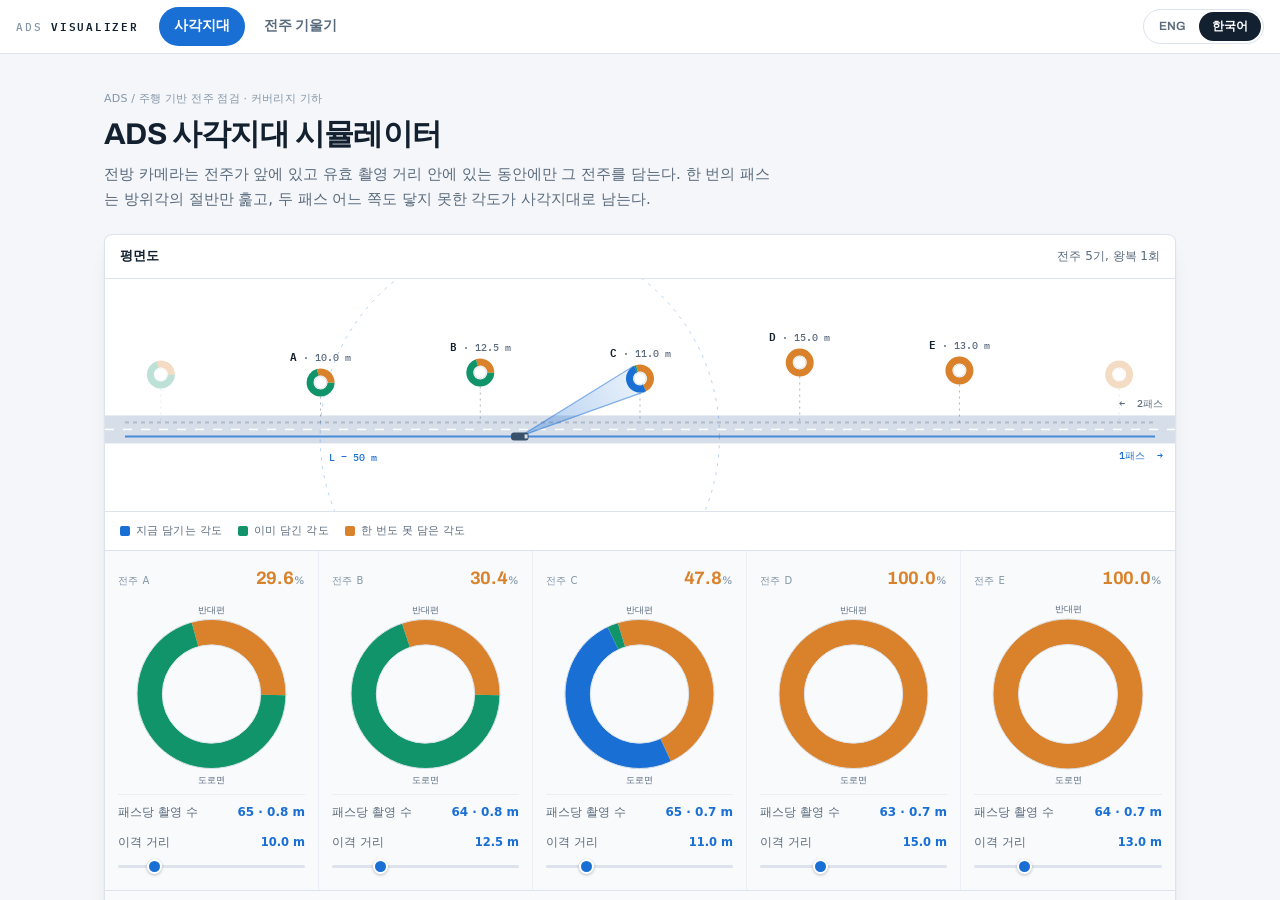
<file: index.html>
<!doctype html>
<html lang="ko" data-lang="ko">
<head>
<meta charset="utf-8">
<meta name="viewport" content="width=device-width,initial-scale=1">
<meta name="robots" content="noindex, nofollow">
<title>ADS Visualizer</title>
<meta name="description" content="ADS 시각화 모음 — 순회 촬영 사각지대 기하 모델과 왕복 2장 전주 기울기 복원.">
<link rel="preconnect" href="https://fonts.googleapis.com">
<link rel="preconnect" href="https://fonts.gstatic.com" crossorigin>
<link rel="stylesheet" href="https://fonts.googleapis.com/css2?family=Archivo:wght@500;600;700&family=IBM+Plex+Mono:wght@400;500;600&display=swap">
<link rel="stylesheet" href="assets/theme.css">
<script src="assets/lang.js"></script>
<style>
  html,body{height:100%}
  body{display:flex; flex-direction:column; overflow:hidden; background:var(--paper)}

  .appbar{
    flex:none; height:54px; display:flex; align-items:center; gap:20px;
    padding:0 16px; background:var(--surface); border-bottom:1px solid var(--rule);
  }
  .brand{
    font-family:var(--mono); font-size:11px; font-weight:500;
    letter-spacing:.16em; text-transform:uppercase; color:var(--ink-3);
    white-space:nowrap; flex:none;
  }
  .brand b{color:var(--ink); font-weight:600}

  .apptabs{display:flex; gap:4px; min-width:0; overflow-x:auto; scrollbar-width:none}
  .apptabs::-webkit-scrollbar{display:none}
  .apptab{
    font:inherit; font-family:var(--display); font-size:13.5px; font-weight:600;
    white-space:nowrap; padding:7px 14px; border-radius:999px;
    border:1px solid transparent; background:transparent; color:var(--ink-2);
    cursor:pointer; transition:background .12s, color .12s;
  }
  .apptab:hover{color:var(--ink); background:var(--surface-2)}
  .apptab[aria-selected="true"]{background:var(--blue); color:#fff}
  .apptab:focus-visible{outline:2px solid var(--blue); outline-offset:2px}

  .spacer{flex:1}
  @media (max-width:640px){ .brand{display:none} .apptabs{flex:1} }

  main{flex:1; position:relative; min-height:0; background:var(--paper)}
  iframe{position:absolute; inset:0; width:100%; height:100%; border:0; display:block; background:var(--paper)}
</style>
</head>
<body>

<div class="appbar">
  <div class="brand">ADS <b>Visualizer</b></div>
  <nav class="apptabs" id="tabs" role="tablist" aria-label="Visualizations"></nav>
  <div class="spacer"></div>
  <div class="langtoggle" role="group" aria-label="Language / 언어">
    <button type="button" data-lang-set="en" aria-pressed="false">ENG</button>
    <button type="button" data-lang-set="ko" aria-pressed="true">한국어</button>
  </div>
</div>

<main id="stage"></main>

<script>
(function(){
  var VIEWS = [
    { id:'blind-spot', file:'blind-spot.html',
      label:{en:'Blind Spot', ko:'사각지대'},
      title:{en:'ADS Blind Spot Simulator', ko:'ADS 사각지대 시뮬레이터'} },
    { id:'pole-tilt',  file:'pole_tilt.html',
      label:{en:'Pole Tilt', ko:'전주 기울기'},
      title:{en:'Recovering pole tilt from a two-pass round trip', ko:'왕복 두 장으로 전주 기울기 복원'} }
  ];

  var tabs = document.getElementById('tabs');
  var stage = document.getElementById('stage');
  var frames = {}, active = null;

  VIEWS.forEach(function(v){
    var b = document.createElement('button');
    b.className = 'apptab';
    b.type = 'button';
    b.id = 'tab-' + v.id;
    b.setAttribute('role','tab');
    b.setAttribute('aria-selected','false');
    b.addEventListener('click', function(){ location.hash = v.id; });
    tabs.appendChild(b);
  });

  function labels(){
    VIEWS.forEach(function(v){
      var b = document.getElementById('tab-' + v.id);
      b.textContent = ADSLang.t(v.label);
      b.title = ADSLang.t(v.title);
    });
    if(active) document.title = ADSLang.t(active.title) + ' — ADS Visualizer';
  }

  function show(id){
    var view = VIEWS.filter(function(v){ return v.id === id; })[0] || VIEWS[0];
    active = view;

    VIEWS.forEach(function(v){
      var sel = v.id === view.id;
      document.getElementById('tab-' + v.id).setAttribute('aria-selected', sel ? 'true' : 'false');
      if (frames[v.id]) frames[v.id].hidden = !sel;
    });

    if (!frames[view.id]) {
      var f = document.createElement('iframe');
      f.src = view.file;
      f.setAttribute('allow','fullscreen');
      f.addEventListener('load', function(){
        try{ f.contentWindow.postMessage({ads_lang: ADSLang.get()}, '*'); }catch(e){}
      });
      stage.appendChild(f);
      frames[view.id] = f;
    }
    labels();
  }

  function fromHash(){ return (location.hash || '').replace(/^#/, '') || VIEWS[0].id; }

  ADSLang.on(labels);
  ADSLang.bind(document);
  window.addEventListener('hashchange', function(){ show(fromHash()); });
  show(fromHash());
})();
</script>
</body>
</html>
</file>
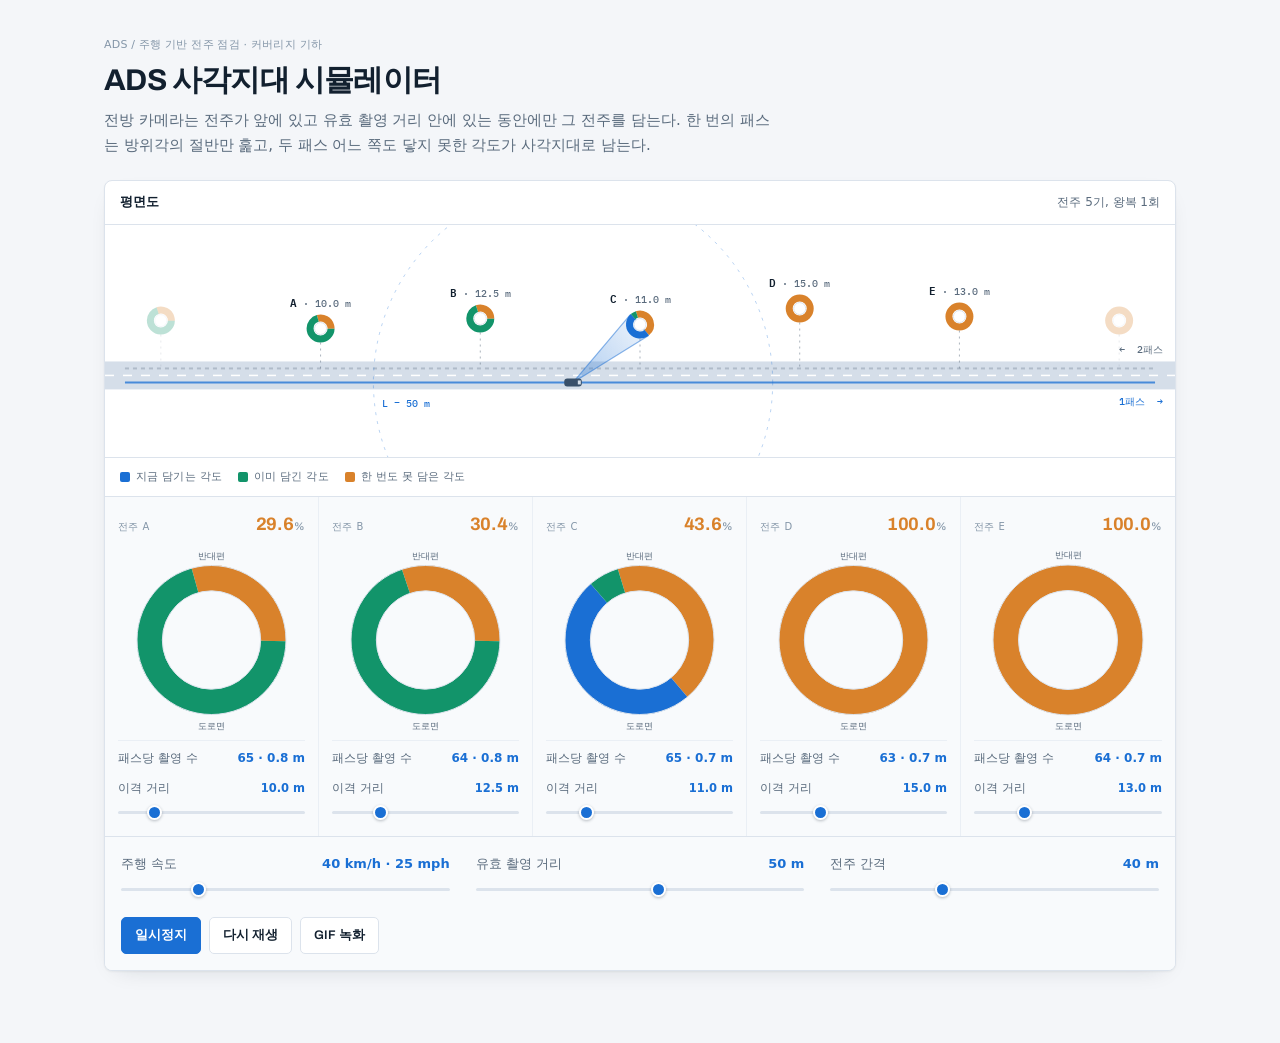
<file: blind-spot.html>
<!doctype html>
<html lang="ko" data-lang="ko">
<head>
<meta charset="utf-8">
<meta name="viewport" content="width=device-width,initial-scale=1">
<meta name="robots" content="noindex, nofollow">
<meta name="description" content="Interactive geometry model of the blind spot left on roadside poles by drive-based ADS inspection.">
<link rel="preconnect" href="https://fonts.googleapis.com">
<link rel="preconnect" href="https://fonts.gstatic.com" crossorigin>
<link rel="stylesheet" href="https://fonts.googleapis.com/css2?family=Archivo:wght@500;600;700&family=IBM+Plex+Mono:wght@400;500;600&display=swap">
<link rel="stylesheet" href="assets/theme.css">
<script src="assets/lang.js"></script>
<title>ADS Blind Spot Simulator</title>
</head>
<body>
<style>
  .sim-map{position:relative; height:232px}
  #map{position:absolute; inset:0; width:100%; height:100%}
  canvas{display:block; width:100%}
  .map-legend{padding:10px 15px; border-top:1px solid var(--rule); border-bottom:1px solid var(--rule); background:var(--surface)}

  .poles{display:grid; grid-template-columns:repeat(5,1fr); background:var(--surface-2)}
  @media (max-width:900px){ .poles{grid-template-columns:repeat(2,1fr)} }
  @media (max-width:520px){ .poles{grid-template-columns:1fr} }
  .pole-card{padding:13px; border-right:1px solid var(--rule-soft)}
  .pole-card:last-child{border-right:0}
  @media (max-width:900px){
    .pole-card{border-right:0; border-bottom:1px solid var(--rule-soft)}
    .pole-card:last-child{border-bottom:0}
  }
  .pole-head{display:flex; justify-content:space-between; align-items:baseline; gap:8px; margin-bottom:6px}
  .pole-name{font-family:var(--mono); font-size:10px; letter-spacing:.12em; text-transform:uppercase; color:var(--ink-3)}
  .pole-pct{
    font-family:var(--display); font-weight:700; font-size:18px; letter-spacing:-.02em;
    color:var(--amber); font-variant-numeric:tabular-nums;
  }
  .pole-pct small{font-size:11px; font-weight:500; color:var(--ink-3); margin-left:1px}
  .pole-meta{
    display:flex; justify-content:space-between; align-items:baseline; gap:8px;
    font-size:12px; color:var(--ink-2);
    padding-top:8px; margin-top:6px; border-top:1px solid var(--rule-soft);
  }
  .pole-meta b{color:var(--blue); font-weight:600; font-variant-numeric:tabular-nums; white-space:nowrap}
  .pole-card .ctl{margin-top:10px}
  .pole-card .ctl label{font-size:11.5px}

  .controls{
    border-top:1px solid var(--rule); background:var(--surface-2);
    padding:16px; display:grid; grid-template-columns:repeat(3,1fr); gap:14px 26px; align-items:end;
  }
  @media (max-width:760px){ .controls{grid-template-columns:1fr} }
  .ctl{display:flex; flex-direction:column; gap:5px}
  .ctl label{
    font-size:13px; color:var(--ink-2);
    display:flex; justify-content:space-between; align-items:baseline; gap:10px;
  }
  .ctl label b{color:var(--blue); font-weight:600; font-variant-numeric:tabular-nums; white-space:nowrap}

  .btnrow{grid-column:1/-1; display:flex; gap:8px; flex-wrap:wrap; align-items:center; padding-top:4px}
  .recout{
    grid-column:1/-1; margin-top:6px; padding-top:14px; border-top:1px solid var(--rule);
    display:flex; flex-direction:column; gap:10px;
  }
  .recout img{width:100%; max-width:760px; border:1px solid var(--rule); border-radius:var(--r-sm); display:block}
  .recnote{display:flex; gap:14px; align-items:center; flex-wrap:wrap; font-size:12.5px; color:var(--ink-2)}
  .recnote #recerr{color:var(--red)}
  .recnote a{color:var(--blue); font-weight:600; text-decoration:none; border-bottom:1px solid currentColor}
  .recnote a[hidden]{display:none}
</style>

<div class="wrap">
  <header class="page-head">
    <div class="eyebrow">
      <span lang="en">ADS / drive-based pole inspection &middot; coverage geometry</span>
      <span lang="ko">ADS / 주행 기반 전주 점검 &middot; 커버리지 기하</span>
    </div>
    <h1>
      <span lang="en">ADS Blind Spot Simulator</span>
      <span lang="ko">ADS 사각지대 시뮬레이터</span>
    </h1>
    <p class="lead" lang="en">A forward-looking camera holds a pole only while it is ahead and inside the usable range. Each pass sweeps one half of the azimuth; whatever neither pass reaches stays blind.</p>
    <p class="lead" lang="ko">전방 카메라는 전주가 앞에 있고 유효 촬영 거리 안에 있는 동안에만 그 전주를 담는다. 한 번의 패스는 방위각의 절반만 훑고, 두 패스 어느 쪽도 닿지 못한 각도가 사각지대로 남는다.</p>
  </header>

  <div class="panel">
    <div class="panel-hd">
      <span><span lang="en">Plan view</span><span lang="ko">평면도</span></span>
      <span class="sub"><span lang="en">Five poles, one round trip</span><span lang="ko">전주 5기, 왕복 1회</span></span>
    </div>
    <div class="sim-map">
      <canvas id="map" height="232" data-fill="1"></canvas>
    </div>
    <div class="map-legend">
      <div class="legend">
        <span><i class="sw" style="background:var(--live)"></i><span lang="en">In view now</span><span lang="ko">지금 담기는 각도</span></span>
        <span><i class="sw" style="background:var(--cov)"></i><span lang="en">Already seen</span><span lang="ko">이미 담긴 각도</span></span>
        <span><i class="sw" style="background:var(--blind)"></i><span lang="en">Never seen</span><span lang="ko">한 번도 못 담은 각도</span></span>
      </div>
    </div>

    <div class="poles">
        <div class="pole-card">
          <div class="pole-head"><span class="pole-name"><span lang="en">Pole A</span><span lang="ko">전주 A</span></span><span class="pole-pct" id="p-a">&ndash;<small>%</small></span></div>
          <canvas id="rose-a" height="188"></canvas>
          <div class="pole-meta"><span><span lang="en">Shots / pass</span><span lang="ko">패스당 촬영 수</span></span><b id="f-a">&ndash;</b></div>
          <div class="ctl">
            <label for="s-a"><span><span lang="en">Offset</span><span lang="ko">이격 거리</span></span> <b><span id="l-a">10.0</span> m</b></label>
            <input type="range" id="s-a" min="4" max="40" step="0.5" value="10.0">
          </div>
        </div>
        <div class="pole-card">
          <div class="pole-head"><span class="pole-name"><span lang="en">Pole B</span><span lang="ko">전주 B</span></span><span class="pole-pct" id="p-b">&ndash;<small>%</small></span></div>
          <canvas id="rose-b" height="188"></canvas>
          <div class="pole-meta"><span><span lang="en">Shots / pass</span><span lang="ko">패스당 촬영 수</span></span><b id="f-b">&ndash;</b></div>
          <div class="ctl">
            <label for="s-b"><span><span lang="en">Offset</span><span lang="ko">이격 거리</span></span> <b><span id="l-b">12.5</span> m</b></label>
            <input type="range" id="s-b" min="4" max="40" step="0.5" value="12.5">
          </div>
        </div>
        <div class="pole-card">
          <div class="pole-head"><span class="pole-name"><span lang="en">Pole C</span><span lang="ko">전주 C</span></span><span class="pole-pct" id="p-c">&ndash;<small>%</small></span></div>
          <canvas id="rose-c" height="188"></canvas>
          <div class="pole-meta"><span><span lang="en">Shots / pass</span><span lang="ko">패스당 촬영 수</span></span><b id="f-c">&ndash;</b></div>
          <div class="ctl">
            <label for="s-c"><span><span lang="en">Offset</span><span lang="ko">이격 거리</span></span> <b><span id="l-c">11.0</span> m</b></label>
            <input type="range" id="s-c" min="4" max="40" step="0.5" value="11.0">
          </div>
        </div>
        <div class="pole-card">
          <div class="pole-head"><span class="pole-name"><span lang="en">Pole D</span><span lang="ko">전주 D</span></span><span class="pole-pct" id="p-d">&ndash;<small>%</small></span></div>
          <canvas id="rose-d" height="188"></canvas>
          <div class="pole-meta"><span><span lang="en">Shots / pass</span><span lang="ko">패스당 촬영 수</span></span><b id="f-d">&ndash;</b></div>
          <div class="ctl">
            <label for="s-d"><span><span lang="en">Offset</span><span lang="ko">이격 거리</span></span> <b><span id="l-d">15.0</span> m</b></label>
            <input type="range" id="s-d" min="4" max="40" step="0.5" value="15.0">
          </div>
        </div>
        <div class="pole-card">
          <div class="pole-head"><span class="pole-name"><span lang="en">Pole E</span><span lang="ko">전주 E</span></span><span class="pole-pct" id="p-e">&ndash;<small>%</small></span></div>
          <canvas id="rose-e" height="188"></canvas>
          <div class="pole-meta"><span><span lang="en">Shots / pass</span><span lang="ko">패스당 촬영 수</span></span><b id="f-e">&ndash;</b></div>
          <div class="ctl">
            <label for="s-e"><span><span lang="en">Offset</span><span lang="ko">이격 거리</span></span> <b><span id="l-e">13.0</span> m</b></label>
            <input type="range" id="s-e" min="4" max="40" step="0.5" value="13.0">
          </div>
        </div>
    </div>

    <div class="controls">
      <div class="ctl">
        <label for="s-v"><span><span lang="en">Speed</span><span lang="ko">주행 속도</span></span> <b><span id="l-v">40</span> km/h &middot; <span id="l-v2">25</span> mph</b></label>
        <input type="range" id="s-v" min="20" max="110" step="1" value="40">
      </div>
      <div class="ctl">
        <label for="s-L"><span><span lang="en">Effective capture range</span><span lang="ko">유효 촬영 거리</span></span> <b><span id="l-L">50</span> m</b></label>
        <input type="range" id="s-L" min="12" max="80" step="1" value="50">
      </div>
      <div class="ctl">
        <label for="s-sp"><span><span lang="en">Pole spacing</span><span lang="ko">전주 간격</span></span> <b><span id="l-sp">40</span> m</b></label>
        <input type="range" id="s-sp" min="15" max="90" step="1" value="40">
      </div>
      <div class="btnrow">
        <button class="act" id="btn-play" aria-pressed="true">Pause</button>
        <button class="act" id="btn-reset">Replay</button>
        <button class="act" id="btn-rec">Record GIF</button>
      </div>
      <div class="recout" id="recout" hidden>
        <img id="recimg" alt="Recorded lap">
        <div class="recnote">
          <button class="act" id="recsave" hidden>Save GIF</button>
          <a id="recdl" hidden download="ads-blind-spot.gif"><span lang="en">Download GIF</span><span lang="ko">GIF 내려받기</span></a>
          <span id="recinfo"></span>
          <span id="recerr"></span>
        </div>
      </div>
    </div>
  </div>
</div>

<script>
(function(){
  var STR = {
    en:{ back:'BACK', road:'ROAD', pass1:'PASS 1  \u2192', pass2:'\u2190  PASS 2', pole:'POLE ',
         play:'Play', pause:'Pause', replay:'Replay', rec:'Record GIF',
         render:'Rendering ', encode:'Encoding ',
         save:'Save GIF', saving:'Saving\u2026', saved:'Saved',
         frames:' frames', spacing:'spacing ', passes:'two passes',
         eCancel:'Save cancelled.',
         eBusy:'A prompt is already open. Try again in a moment.',
         eBig:'GIF is over the 16 MB save limit.',
         eNone:'Saving is not available in this view.' },
    ko:{ back:'반대편', road:'도로면', pass1:'1패스  \u2192', pass2:'\u2190  2패스', pole:'전주 ',
         play:'재생', pause:'일시정지', replay:'다시 재생', rec:'GIF 녹화',
         render:'렌더링 ', encode:'인코딩 ',
         save:'GIF 저장', saving:'저장 중\u2026', saved:'저장됨',
         frames:'프레임', spacing:'간격 ', passes:'왕복 2패스',
         eCancel:'저장을 취소했다.',
         eBusy:'이미 열린 창이 있다. 잠시 후 다시 시도하면 된다.',
         eBig:'GIF가 16 MB 저장 한도를 넘는다.',
         eNone:'이 화면에서는 저장을 쓸 수 없다.' }
  };
  function tr(k){ return STR[(window.ADSLang ? ADSLang.get() : 'en')][k]; }

  var BINS = 720, DEG = Math.PI/180;
  var SPACING = 40;
  var FPS = 15;                 // one camera, measured rate
  var TIME_SCALE = 6;           // playback runs 6x real time
  var P = { L:50, w:3.5, tau:90, r:0.16, kmh:40, spacing:SPACING };

  // index 0 and 6 are dummies: context poles so the camera always has something ahead
  var POLES = [
    {id:null, label:'0', d:12,   x:0, dummy:true},
    {id:'a',  label:'A', d:10,   x:0},
    {id:'b',  label:'B', d:12.5, x:0},
    {id:'c',  label:'C', d:11,   x:0},
    {id:'d',  label:'D', d:15,   x:0},
    {id:'e',  label:'E', d:13,   x:0},
    {id:null, label:'6', d:12,   x:0, dummy:true}
  ];
  var NP = POLES.length;
  var CARDS = POLES.filter(function(p){ return !p.dummy; });
  function layout(){ for(var i=0;i<NP;i++) POLES[i].x=(i-(NP-1)/2)*P.spacing; }

  function css(n){ return getComputedStyle(document.documentElement).getPropertyValue(n).trim(); }
  function rgba(hex,a){
    hex=(hex||'').replace('#','');
    if(hex.length===3) hex=hex[0]+hex[0]+hex[1]+hex[1]+hex[2]+hex[2];
    var n=parseInt(hex,16);
    if(isNaN(n)) return 'rgba(0,0,0,'+a+')';
    return 'rgba('+((n>>16)&255)+','+((n>>8)&255)+','+(n&255)+','+a+')';
  }
  function monoFont(px,wt){ return (wt||'500')+' '+px+'px '+css('--mono').split(',')[0].replace(/["']/g,'')+',monospace'; }

  // ---- drive -------------------------------------------------------------
  function minOffset(){ var m=1e9; for(var i=0;i<NP;i++) m=Math.min(m,POLES[i].d); return m; }
  function maxOffset(){ var m=0;   for(var i=0;i<NP;i++) m=Math.max(m,POLES[i].d); return m; }
  function travelHalf(){
    var dmin=minOffset();
    var reach = P.L>dmin ? Math.sqrt(P.L*P.L-dmin*dmin) : 0;
    return 2*P.spacing + reach;
  }
  // right-hand traffic: outbound (+x) runs the far lane, the return (-x) the near lane
  function camAt(u, lane){
    var X=travelHalf();
    return { x:-X + 2*X*u, y: lane? P.w : 0, dir: lane? 1 : -1 };
  }

  // ---- capture geometry --------------------------------------------------
  // the camera looks forward, so a pole counts only while it is AHEAD and in range
  function shotHalf(pole, lane){
    var d = lane ? pole.d+P.w : pole.d;
    if(d>=P.L) return 0;
    return Math.sqrt(P.L*P.L-d*d);
  }
  function shotCount(pole, lane){
    var half=shotHalf(pole,lane);
    if(half<=0) return 0;
    return Math.max(1, Math.round(FPS*half/(P.kmh/3.6)));
  }
  function shotXs(pole, lane, dir){
    var half=shotHalf(pole,lane), n=shotCount(pole,lane), out=[], i;
    if(half<=0||n<=0) return out;
    var a = dir>0 ? pole.x-half : pole.x;
    var b = dir>0 ? pole.x      : pole.x+half;
    if(n===1) return [dir>0?b:a];
    for(i=0;i<n;i++) out.push(a+(b-a)*i/(n-1));
    return out;
  }

  // 0 = never seen, 1 = already seen, 2 = in view from where the camera is right now
  function markFrom(mask, val, cx, cy, pole, overwrite){
    var dx=cx-pole.x, dy=cy+pole.d;
    if(Math.hypot(dx,dy) > P.L+1e-9) return false;
    var cosTau=Math.cos(P.tau*DEG);
    for(var i=0;i<BINS;i++){
      if(!overwrite && mask[i]) continue;
      var a=i*2*Math.PI/BINS, nx=Math.cos(a), ny=Math.sin(a);
      var vx=dx-P.r*nx, vy=dy-P.r*ny, len=Math.hypot(vx,vy);
      if(len<1e-6) continue;
      if((nx*vx+ny*vy)/len > cosTau) mask[i]=val;
    }
    return true;
  }
  function buildPole(pole, prog1, prog2, live){
    var mask=new Uint8Array(BINS), TH=travelHalf(), i, xs;
    var vx1=-TH+2*TH*Math.min(1,prog1);
    xs=shotXs(pole,1,1);
    for(i=0;i<xs.length;i++) if(xs[i]<=vx1) markFrom(mask,1,xs[i],P.w,pole,false);
    if(prog2>0){
      var vx2=TH-2*TH*prog2;
      xs=shotXs(pole,0,-1);
      for(i=0;i<xs.length;i++) if(xs[i]>=vx2) markFrom(mask,1,xs[i],0,pole,false);
    }
    var capturing=false;
    if(live){
      var lane=live.y>0?1:0, half=shotHalf(pole,lane);
      var ahead = live.dir>0 ? (pole.x>=live.x) : (pole.x<=live.x);
      capturing = half>0 && ahead && Math.abs(pole.x-live.x)<=half;
      if(capturing) markFrom(mask,2,live.x,live.y,pole,true);
    }
    return {mask:mask, inRange:capturing};
  }
  function tally(mask){
    var live=0, unseen=0;
    for(var i=0;i<BINS;i++){ if(mask[i]===0) unseen++; else if(mask[i]===2) live++; }
    return {live:live*360/BINS, blind:unseen*360/BINS};
  }
  function runs(mask){
    var out=[], i=0;
    while(i<BINS){
      var v=mask[i], j=i;
      while(j<BINS && mask[j]===v) j++;
      out.push({v:v, a0:i*360/BINS, a1:j*360/BINS});
      i=j;
    }
    if(out.length>1 && out[0].v===out[out.length-1].v){
      var last=out.pop(); out[0].a0=last.a0-360;
    }
    return out;
  }
  function segColor(v){ return v===0? css('--blind') : (v===1? css('--cov') : css('--live')); }

  function passDuration(){ return (2*travelHalf())/(P.kmh/3.6)/TIME_SCALE; }
  function refresh(){
    for(var k=0;k<CARDS.length;k++){
      var pk=CARDS[k], n=shotCount(pk,1), half=shotHalf(pk,1);
      var gap = (n>1) ? (half/(n-1)).toFixed(1)+' m' : '–';
      document.getElementById('f-'+pk.id).textContent = n+' · '+gap;
    }
  }

  // ---- canvas ------------------------------------------------------------
  function fit(cv){
    var dpr=Math.min(window.devicePixelRatio||1,2), w=cv.clientWidth, h;
    if(cv.dataset.fill){ h=cv.clientHeight || parseInt(cv.getAttribute('height'),10); }
    else { h=parseInt(cv.getAttribute('height'),10); cv.style.height=h+'px'; }
    cv.width=Math.round(w*dpr); cv.height=Math.round(h*dpr);
    var g=cv.getContext('2d'); g.setTransform(dpr,0,0,dpr,0,0); g.clearRect(0,0,w,h);
    return {g:g,w:w,h:h};
  }

  function drawMap(states, live, phase){
    var cv=document.getElementById('map'), o=fit(cv), g=o.g, W=o.w, H=o.h;
    var lanew=Math.max(3.0,P.w), dMax=maxOffset();
    var yTop=-dMax-11, yBot=P.w+lanew/2+7;
    var spanY=yBot-yTop, spanX=2*travelHalf()+10;
    var s=Math.min(W/spanX, Math.max(1,(H-56))/spanY);
    var ox=W/2, oy=(H-spanY*s)/2 - yTop*s;
    function X(x){ return ox+x*s; }
    function Y(y){ return oy+y*s; }
    var MONO=monoFont(10), LIVE=css('--live');

    var laneNear=Y(0), laneFar=Y(P.w), half=lanew/2*s;
    g.fillStyle=css('--road'); g.fillRect(0,laneNear-half,W,(laneFar+half)-(laneNear-half));
    g.strokeStyle=css('--roadline'); g.lineWidth=1.5; g.setLineDash([9,9]);
    g.beginPath(); g.moveTo(0,(laneNear+laneFar)/2); g.lineTo(W,(laneNear+laneFar)/2); g.stroke();
    g.setLineDash([]);

    function trace(y, active){
      var TH=travelHalf();
      g.strokeStyle = active? LIVE : css('--ink-2');
      g.lineWidth=2; g.globalAlpha=active?.75:.3; g.setLineDash(active?[]:[4,4]);
      g.beginPath(); g.moveTo(X(-TH),y); g.lineTo(X(TH),y); g.stroke();
      g.setLineDash([]); g.globalAlpha=1;
    }
    trace(laneFar, phase===1);
    trace(laneNear, phase===2);

    var poleR=Math.max(14,1.35*s), poleRing=Math.max(7,poleR*0.44);

    if(live){
      var gx=X(live.x), gy=Y(live.y), Rpx=P.L*s;
      g.strokeStyle=rgba(LIVE,.3); g.setLineDash([3,6]); g.lineWidth=1;
      g.beginPath(); g.arc(gx,gy,Rpx,0,Math.PI*2); g.stroke(); g.setLineDash([]);
      g.fillStyle=LIVE; g.font=MONO; g.textAlign='left';
      g.fillText('L = '+P.L.toFixed(0)+' m', Math.max(10, gx-Rpx+9), Y(P.w)+lanew/2*s+18);

      for(var k=0;k<NP;k++){
        if(!states[k].inRange) continue;
        var qx=X(POLES[k].x), qy=Y(-POLES[k].d);
        var ang=Math.atan2(qy-gy,qx-gx), len=Math.max(1,Math.hypot(qx-gx,qy-gy));
        var ha=Math.atan(poleR/len);
        var bg=g.createLinearGradient(gx,gy,gx+Math.cos(ang)*len,gy+Math.sin(ang)*len);
        bg.addColorStop(0, rgba(LIVE,.36));
        bg.addColorStop(1, rgba(LIVE,.09));
        g.fillStyle=bg;
        g.beginPath(); g.moveTo(gx,gy); g.arc(gx,gy,len,ang-ha,ang+ha); g.closePath(); g.fill();
        g.strokeStyle=rgba(LIVE,.5); g.lineWidth=1.2; g.lineJoin='round';
        g.beginPath(); g.moveTo(gx,gy); g.arc(gx,gy,len,ang-ha,ang+ha); g.closePath(); g.stroke();
      }

      var cw=Math.max(8,1.8*s), ch=Math.max(16,4.4*s);
      var rx=gx-ch/2, ry=gy-cw/2;
      g.fillStyle=css('--car'); g.beginPath();
      if(g.roundRect) g.roundRect(rx,ry,ch,cw,3); else g.rect(rx,ry,ch,cw);
      g.fill();
      g.fillStyle=css('--road');
      g.fillRect(phase===1 ? rx+ch-4 : rx+1, ry+2, 3, cw-4);
    }

    for(k=0;k<NP;k++){
      var p=POLES[k], cxp=X(p.x), cyp=Y(-p.d);
      g.globalAlpha = p.dummy? .28 : 1;
      var R=poleR, ring=poleRing, rr=runs(states[k].mask);
      for(var m=0;m<rr.length;m++){
        var seg=rr[m];
        g.beginPath(); g.arc(cxp,cyp,R-ring/2,seg.a0*DEG,seg.a1*DEG);
        g.lineWidth=ring; g.strokeStyle=segColor(seg.v); g.stroke();
      }
      g.fillStyle=css('--surface'); g.beginPath(); g.arc(cxp,cyp,Math.max(2,R-ring-1),0,Math.PI*2); g.fill();
      g.strokeStyle=css('--rule'); g.lineWidth=1; g.stroke();

      g.strokeStyle=css('--ink-2'); g.globalAlpha=(p.dummy?.14:.5); g.setLineDash([2,4]); g.lineWidth=1;
      g.beginPath(); g.moveTo(cxp,cyp+R); g.lineTo(cxp,laneNear); g.stroke();
      g.setLineDash([]); g.globalAlpha=p.dummy?.28:1;

      if(!p.dummy){
        var lab=p.label, dim=(P.spacing*s>96) ? ' · '+p.d.toFixed(1)+' m' : '';
        g.font=monoFont(11,'600'); var lw=g.measureText(lab).width;
        g.font=MONO; var dw=g.measureText(dim).width;
        var lx=cxp-(lw+dw)/2, ly=Math.max(11, cyp-R-8);
        g.textAlign='left';
        g.fillStyle=css('--ink'); g.font=monoFont(11,'600'); g.fillText(lab, lx, ly);
        g.fillStyle=css('--ink-2'); g.font=MONO; g.fillText(dim, lx+lw, ly);
      }
      g.globalAlpha=1;
    }

    g.font=MONO; g.textAlign='right';
    g.fillStyle = phase===2? LIVE : css('--ink-2');
    g.fillText(tr('pass2'), W-12, laneNear-half-8);
    g.fillStyle = phase===1? LIVE : css('--ink-2');
    g.fillText(tr('pass1'), W-12, laneFar+half+16);
  }

  function drawRose(id, mask){
    var cv=document.getElementById(id), o=fit(cv), g=o.g, W=o.w, H=o.h;
    var cx=W/2, cy=H/2, R=Math.min(W,H)/2-19, ring=Math.max(15,R*0.34);
    var rr=runs(mask);
    for(var i=0;i<rr.length;i++){
      var seg=rr[i];
      g.beginPath(); g.arc(cx,cy,R-ring/2,seg.a0*DEG,seg.a1*DEG);
      g.lineWidth=ring; g.strokeStyle=segColor(seg.v); g.stroke();
    }
    g.strokeStyle=css('--rule'); g.lineWidth=1;
    g.beginPath(); g.arc(cx,cy,R,0,Math.PI*2); g.stroke();
    g.beginPath(); g.arc(cx,cy,R-ring,0,Math.PI*2); g.stroke();
    g.fillStyle=css('--ink-2'); g.font=monoFont(9); g.textAlign='center';
    g.fillText(tr('road'), cx, cy+R+14);
    g.fillText(tr('back'), cx, cy-R-7);
  }

  // ---- scene -------------------------------------------------------------
  var T=0;
  function renderScene(t){
    var p1=Math.min(1,t), p2=Math.min(1,Math.max(0,t-1));
    var phase=t<1?1:2;
    var live = phase===1 ? camAt(p1,1) : camAt(1-p2,0);
    var states=[];
    for(var k=0;k<NP;k++){
      var st=buildPole(POLES[k],p1,p2,live);
      states.push(st);
      if(POLES[k].id)
        document.getElementById('p-'+POLES[k].id).innerHTML=(tally(st.mask).blind/3.6).toFixed(1)+'<small>%</small>';
    }
    for(k=0;k<CARDS.length;k++) drawRose('rose-'+CARDS[k].id, states[POLES.indexOf(CARDS[k])].mask);
    drawMap(states, live, phase);
  }

  var reduce=window.matchMedia('(prefers-reduced-motion: reduce)').matches;
  var playing=!reduce, last=0, recording=false;
  if(reduce) T=1.999;
  function frame(now){
    if(!last) last=now;
    var dt=(now-last)/1000; last=now;
    if(!recording){
      if(playing) T += dt/passDuration();
      if(T>=2) T-=2;
      renderScene(T);
    }
    requestAnimationFrame(frame);
  }

  // ---- GIF encoder (self-contained: CDN workers are unavailable here) -----
  function medianCut(hist, sumR, sumG, sumB, maxColors){
    var bins=[], i;
    for(i=0;i<32768;i++) if(hist[i]) bins.push(i);
    if(!bins.length) return [[0,0,0]];
    var boxes=[bins];
    function extent(box, sh){
      var lo=255, hi=0;
      for(var j=0;j<box.length;j++){ var v=(box[j]>>sh)&31; if(v<lo)lo=v; if(v>hi)hi=v; }
      return hi-lo;
    }
    while(boxes.length<maxColors){
      var bi=-1, best=-1, bch=0;
      for(i=0;i<boxes.length;i++){
        if(boxes[i].length<2) continue;
        var er=extent(boxes[i],10), eg=extent(boxes[i],5), eb=extent(boxes[i],0);
        var e=Math.max(er,eg,eb), ch=e===er?10:(e===eg?5:0);
        if(e>best){ best=e; bi=i; bch=ch; }
      }
      if(bi<0||best<=0) break;
      var box=boxes[bi], sh=bch;
      box.sort(function(a,b){ return ((a>>sh)&31)-((b>>sh)&31); });
      var total=0; for(i=0;i<box.length;i++) total+=hist[box[i]];
      var acc=0, cut=1;
      for(i=0;i<box.length-1;i++){ acc+=hist[box[i]]; if(acc>=total/2){ cut=i+1; break; } }
      boxes.splice(bi,1,box.slice(0,cut),box.slice(cut));
    }
    var pal=[];
    for(i=0;i<boxes.length;i++){
      var n=0,r=0,gg=0,b=0;
      for(var j=0;j<boxes[i].length;j++){
        var c=boxes[i][j], w=hist[c];
        n+=w; r+=sumR[c]; gg+=sumG[c]; b+=sumB[c];
      }
      pal.push(n? [Math.round(r/n),Math.round(gg/n),Math.round(b/n)] : [0,0,0]);
    }
    return pal;
  }
  function buildLut(pal){
    var lut=new Uint8Array(32768);
    for(var c=0;c<32768;c++){
      var r=((c>>10)&31)*8.2258, g=((c>>5)&31)*8.2258, b=(c&31)*8.2258;
      var bi=0, bd=1e12;
      for(var i=0;i<pal.length;i++){
        var dr=r-pal[i][0], dg=g-pal[i][1], db=b-pal[i][2];
        var d=dr*dr*0.30+dg*dg*0.59+db*db*0.11;
        if(d<bd){ bd=d; bi=i; }
      }
      lut[c]=bi;
    }
    return lut;
  }
  function lzwFrame(out, minCode, px){
    var maxbits=12, maxmax=1<<maxbits;
    var nbits=minCode+1, maxcode=(1<<nbits)-1;
    var clear=1<<minCode, eoi=clear+1, free=clear+2;
    var cur=0, curBits=0, block=[], dict=new Map(), clearFlag=false;
    function flushBlock(){ out.push(block.length); for(var i=0;i<block.length;i++) out.push(block[i]); block=[]; }
    function charOut(b){ block.push(b); if(block.length===255) flushBlock(); }
    function output(code){
      cur |= code<<curBits; curBits+=nbits;
      while(curBits>=8){ charOut(cur&255); cur>>>=8; curBits-=8; }
      if(free>maxcode || clearFlag){
        if(clearFlag){ nbits=minCode+1; maxcode=(1<<nbits)-1; clearFlag=false; }
        else { nbits++; maxcode = nbits===maxbits ? maxmax : (1<<nbits)-1; }
      }
    }
    output(clear);
    var ent=px[0];
    for(var i=1;i<px.length;i++){
      var k=px[i], key=(ent<<8)|k, got=dict.get(key);
      if(got!==undefined){ ent=got; continue; }
      output(ent);
      if(free<maxmax){ dict.set(key,free++); }
      else { output(clear); dict.clear(); free=clear+2; clearFlag=true; nbits=minCode+1; maxcode=(1<<nbits)-1; }
      ent=k;
    }
    output(ent); output(eoi);
    while(curBits>0){ charOut(cur&255); cur>>>=8; curBits-=8; }
    if(block.length) flushBlock();
    out.push(0);
  }

  // ---- recorder ----------------------------------------------------------
  var GIF_DELAY_CS=8, GIF_FPS=100/GIF_DELAY_CS;
  var recCv=null, recCtx=null, recScale=1.4, recLayout=null, gifBlob=null, dlNs=null;
  // inside a Claude viewer window.claude always exists; anywhere else this page is standalone
  var standalone = !(window.claude && typeof claude.use==='function');
  if(!standalone){
    claude.use('downloads').then(function(ns){ dlNs=ns; syncSaveBtn(); }).catch(function(){});
  }
  function syncSaveBtn(){
    var b=document.getElementById('recsave'), a=document.getElementById('recdl');
    if(b) b.hidden = !(dlNs && gifBlob);
    if(a) a.hidden = !(standalone && gifBlob);   // a plain link works only outside the viewer
  }
  function buildRecCanvas(){
    var map=document.getElementById('map');
    var W=map.clientWidth, mapH=map.clientHeight;
    var r0=document.getElementById('rose-'+CARDS[0].id);
    var pad=12, cellW=W/CARDS.length;
    var roseW=cellW-pad*2, roseH=roseW*(r0.clientHeight/Math.max(1,r0.clientWidth));
    var headH=26, footH=26, donutH=headH+roseH+10;
    recLayout={W:W, mapH:mapH, cellW:cellW, pad:pad, roseW:roseW, roseH:roseH, headH:headH, footH:footH, donutH:donutH};
    recCv=document.createElement('canvas');
    recCv.width=Math.round(W*recScale)&~1;
    recCv.height=Math.round((mapH+donutH+footH)*recScale)&~1;
    recCtx=recCv.getContext('2d',{willReadFrequently:true});
  }
  function compositeFrame(){
    var L=recLayout, g=recCtx;
    g.setTransform(recScale,0,0,recScale,0,0);
    g.fillStyle=css('--surface'); g.fillRect(0,0,L.W,L.mapH);
    g.drawImage(document.getElementById('map'), 0, 0, L.W, L.mapH);
    g.fillStyle=css('--surface-2'); g.fillRect(0,L.mapH,L.W,L.donutH+L.footH);
    g.strokeStyle=css('--rule'); g.lineWidth=1;
    g.beginPath(); g.moveTo(0,L.mapH+.5); g.lineTo(L.W,L.mapH+.5); g.stroke();
    for(var k=0;k<CARDS.length;k++){
      var x=k*L.cellW, top=L.mapH;
      if(k){ g.strokeStyle=css('--rule-soft'); g.beginPath(); g.moveTo(x+.5,top); g.lineTo(x+.5,top+L.donutH); g.stroke(); }
      g.fillStyle=css('--ink-2'); g.font=monoFont(10); g.textAlign='left';
      g.fillText(tr('pole')+CARDS[k].label, x+L.pad, top+17);
      g.fillStyle=css('--blind'); g.font='700 15px '+css('--display').split(',')[0].replace(/["']/g,'')+',sans-serif';
      g.textAlign='right'; g.fillText(document.getElementById('p-'+CARDS[k].id).textContent, x+L.cellW-L.pad, top+18);
      g.drawImage(document.getElementById('rose-'+CARDS[k].id), x+L.pad, top+L.headH, L.roseW, L.roseH);
    }
    var fy=L.mapH+L.donutH;
    g.strokeStyle=css('--rule'); g.beginPath(); g.moveTo(0,fy+.5); g.lineTo(L.W,fy+.5); g.stroke();
    g.fillStyle=css('--ink-2'); g.font=monoFont(10); g.textAlign='left';
    g.fillText(P.kmh.toFixed(0)+' km/h  ·  L '+P.L.toFixed(0)+' m  ·  '+tr('spacing')+P.spacing.toFixed(0)+
               ' m  ·  '+FPS+' fps  ·  '+tr('passes'), L.pad, fy+17);
  }

  function setProgress(msg){ document.getElementById('btn-rec').textContent=msg; }
  function chunk(n, step, done){
    var i=0;
    (function run(){
      var t0=performance.now();
      while(i<n && performance.now()-t0<60){ step(i++); }
      if(i<n){ setTimeout(run,0); } else { done(); }
    })();
  }

  function recordGif(){
    recording=true; gifBlob=null;
    document.getElementById('recout').hidden=true;
    syncSaveBtn();
    buildRecCanvas();
    var total=2*passDuration();
    var N=Math.max(8, Math.round(total*GIF_FPS));
    var Wp=recCv.width, Hp=recCv.height;
    var hist=new Uint32Array(32768), sR=new Float64Array(32768), sG=new Float64Array(32768), sB=new Float64Array(32768);

    function grab(i){
      renderScene(i/N*2);
      compositeFrame();
      return recCtx.getImageData(0,0,Wp,Hp).data;
    }
    setProgress(tr('render')+'0%');
    chunk(N, function(i){
      var d=grab(i);
      for(var q=0;q<d.length;q+=8){          // every other pixel is plenty for the palette
        var r=d[q], g=d[q+1], b=d[q+2];
        var c=((r>>3)<<10)|((g>>3)<<5)|(b>>3);
        hist[c]++; sR[c]+=r; sG[c]+=g; sB[c]+=b;
      }
      if(i%6===0) setProgress(tr('render')+Math.round(i/N*50)+'%');
    }, function(){
      var pal=medianCut(hist,sR,sG,sB,256);
      var lut=buildLut(pal);
      var bits=1; while((1<<bits)<pal.length) bits++;
      if(bits<1) bits=1;
      var tableSize=1<<bits, minCode=Math.max(2,bits);
      var bytes=[];
      function w8(v){ bytes.push(v&255); }
      function w16(v){ bytes.push(v&255, (v>>8)&255); }
      function ws(str){ for(var i=0;i<str.length;i++) bytes.push(str.charCodeAt(i)); }
      ws('GIF89a'); w16(Wp); w16(Hp);
      w8(0xF0 | (bits-1)); w8(0); w8(0);
      for(var i=0;i<tableSize;i++){
        var c=pal[i]||[0,0,0]; w8(c[0]); w8(c[1]); w8(c[2]);
      }
      ws('!'); w8(0xFF); w8(11); ws('NETSCAPE2.0'); w8(3); w8(1); w16(0); w8(0);

      var px=new Uint8Array(Wp*Hp);
      chunk(N, function(i){
        var d=grab(i), n=Wp*Hp;
        for(var q=0,o=0;q<n;q++,o+=4){
          px[q]=lut[((d[o]>>3)<<10)|((d[o+1]>>3)<<5)|(d[o+2]>>3)];
        }
        ws('!'); w8(0xF9); w8(4); w8(0x04); w16(GIF_DELAY_CS); w8(0); w8(0);
        w8(0x2C); w16(0); w16(0); w16(Wp); w16(Hp); w8(0);
        w8(minCode);
        lzwFrame(bytes, minCode, px);
        if(i%4===0) setProgress(tr('encode')+Math.round(50+i/N*50)+'%');
      }, function(){
        w8(0x3B);
        gifBlob=new Blob([new Uint8Array(bytes)], {type:'image/gif'});
        var url=URL.createObjectURL(gifBlob);
        document.getElementById('recimg').src=url;
        document.getElementById('recdl').href=url;
        document.getElementById('recinfo').textContent=
          Wp+'×'+Hp+'  ·  '+N+tr('frames')+'  ·  '+(gifBlob.size/1048576).toFixed(1)+' MB  ·  '+
          P.kmh.toFixed(0)+' km/h, L '+P.L.toFixed(0)+' m, spacing '+P.spacing.toFixed(0)+' m';
        document.getElementById('recerr').textContent='';
        document.getElementById('recout').hidden=false;
        syncSaveBtn();
        recording=false; T=0; last=0;
        var b=document.getElementById('btn-rec'); b.disabled=false; b.textContent=tr('rec');
        saveGif(true);
      });
    });
  }

  function saveGif(auto){
    if(!dlNs || !gifBlob) return;
    var b=document.getElementById('recsave'), err=document.getElementById('recerr');
    if(b){ b.disabled=true; b.textContent=tr('saving'); }
    dlNs.save({filename:'ads-blind-spot.gif', data:gifBlob}).then(function(){
      if(b){ b.textContent=tr('saved'); b.disabled=false; setTimeout(function(){ b.textContent=tr('save'); },1800); }
    }).catch(function(e){
      var c=(e&&e.code)||'unavailable';
      if(b){ b.disabled=false; b.textContent=tr('save'); }
      if(auto && c==='declined'){ err.textContent=''; return; }
      err.textContent = c==='declined' ? tr('eCancel')
        : c==='rate_limited' ? tr('eBusy')
        : c==='too_large' ? tr('eBig')
        : tr('eNone');
      if(b && c!=='declined' && c!=='rate_limited') b.hidden=true;
    });
  }

  // ---- wiring ------------------------------------------------------------
  function onPole(sliderId, labelId, pole){
    var el=document.getElementById(sliderId);
    el.addEventListener('input', function(){
      pole.d=parseFloat(el.value);
      document.getElementById(labelId).textContent=pole.d.toFixed(1);
      refresh();
    });
  }
  for(var q=0;q<CARDS.length;q++) onPole('s-'+CARDS[q].id, 'l-'+CARDS[q].id, CARDS[q]);

  function onParam(sliderId, labelId, key, fmt){
    var el=document.getElementById(sliderId);
    el.addEventListener('input', function(){
      P[key]=parseFloat(el.value);
      document.getElementById(labelId).textContent=fmt(P[key]);
      refresh();
    });
  }
  onParam('s-v','l-v','kmh',function(v){
    document.getElementById('l-v2').textContent=Math.round(v*0.621371);
    return v.toFixed(0);
  });
  onParam('s-L','l-L','L',function(v){return v.toFixed(0)});
  onParam('s-sp','l-sp','spacing',function(v){ layout(); return v.toFixed(0); });

  var bp=document.getElementById('btn-play');
  bp.addEventListener('click',function(){
    if(recording) return;
    playing=!playing; bp.setAttribute('aria-pressed',String(playing));
    bp.textContent=playing?tr('pause'):tr('play');
  });
  document.getElementById('btn-reset').addEventListener('click',function(){
    if(recording) return;
    T=0; playing=true; bp.setAttribute('aria-pressed','true'); bp.textContent=tr('pause');
  });
  document.getElementById('btn-rec').addEventListener('click',function(){
    if(recording) return;
    this.disabled=true;
    recordGif();
  });
  document.getElementById('recsave').addEventListener('click',function(){ saveGif(false); });


  function relabel(l){
    document.title = l==='ko' ? 'ADS 사각지대 시뮬레이터' : 'ADS Blind Spot Simulator';
    var bp=document.getElementById('btn-play');
    bp.textContent = playing ? tr('pause') : tr('play');
    document.getElementById('btn-reset').textContent = tr('replay');
    var br=document.getElementById('btn-rec');
    if(!recording && !br.disabled) br.textContent = tr('rec');
    var bs=document.getElementById('recsave');
    if(bs && !bs.disabled) bs.textContent = tr('save');
    refresh();
  }
  layout(); refresh();
  if(window.ADSLang) ADSLang.on(relabel);
  requestAnimationFrame(frame);
})();
</script>

</body>
</html>
</file>
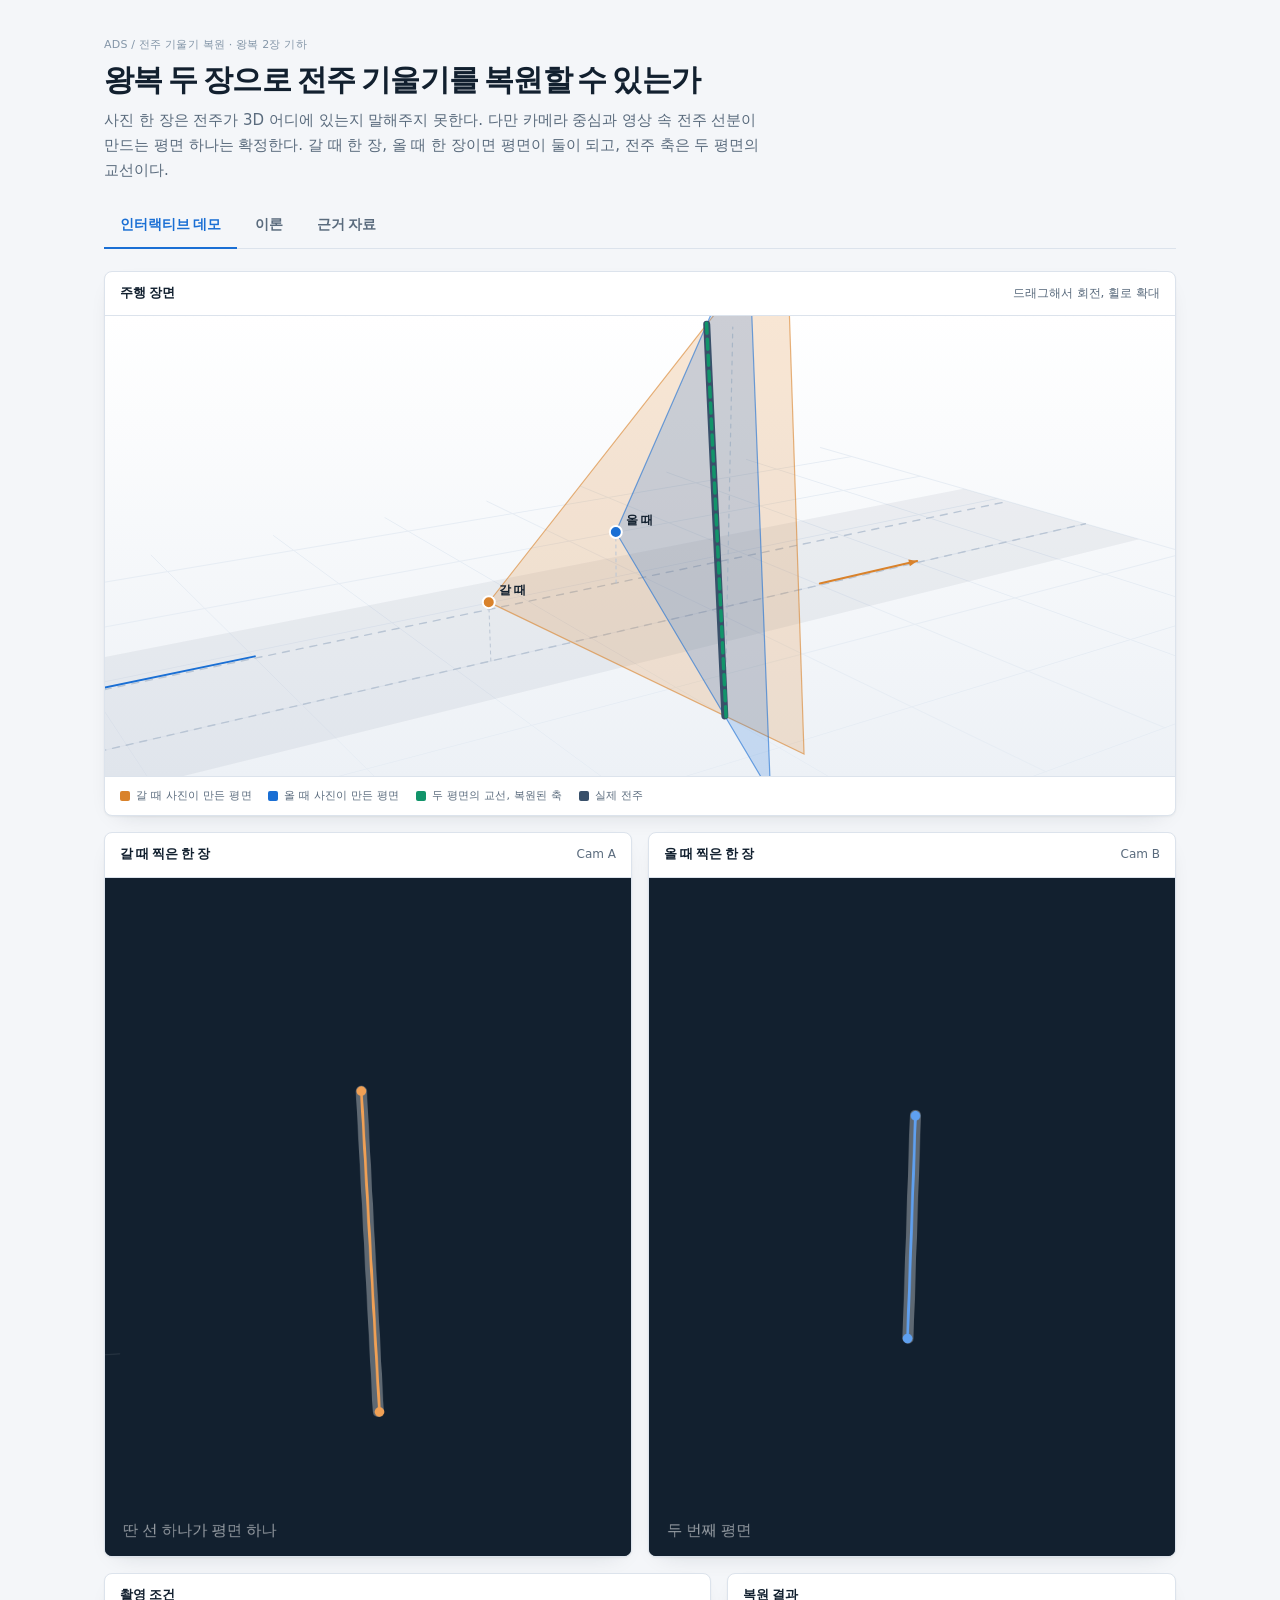
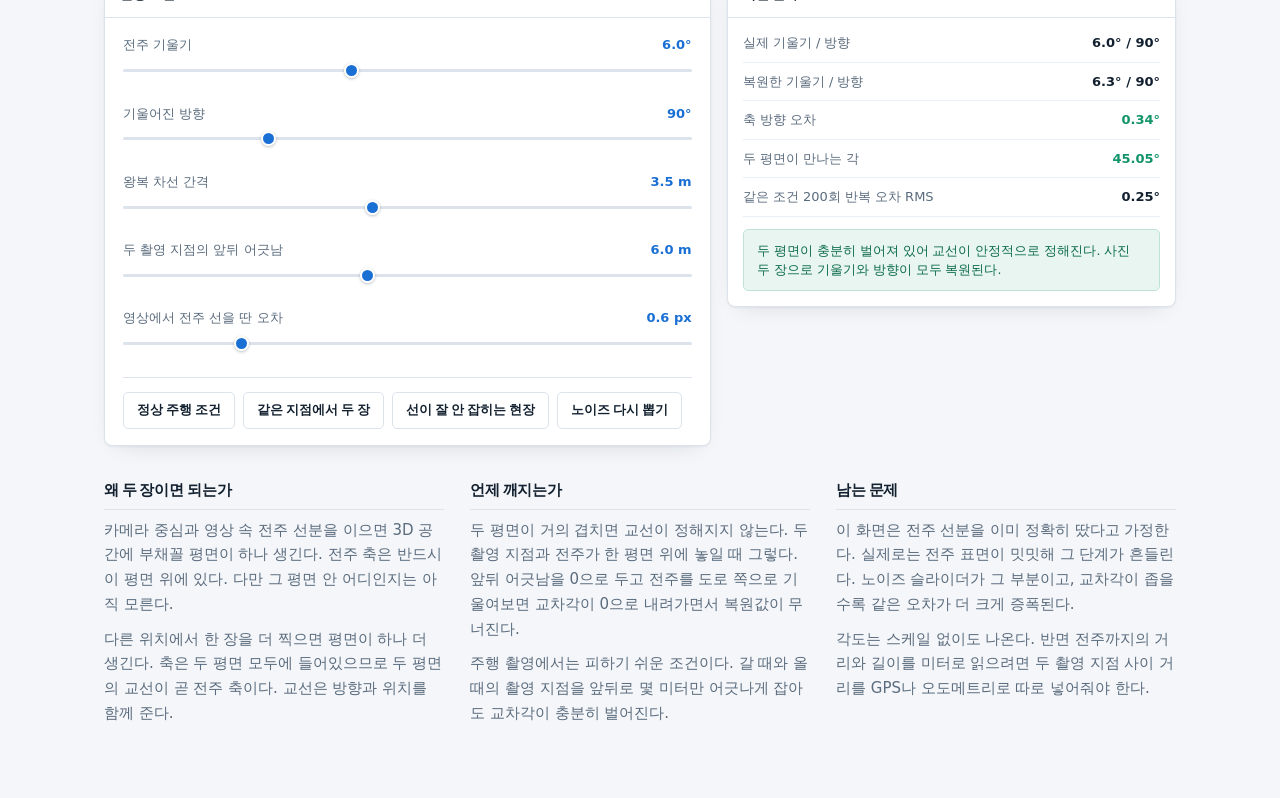
<file: pole_tilt.html>
<!DOCTYPE html>
<html lang="ko" data-lang="ko">
<head>
<meta charset="utf-8">
<meta name="viewport" content="width=device-width, initial-scale=1">
<title>왕복 두 장으로 전주 기울기 복원 — 데모와 이론</title>
<link rel="preconnect" href="https://fonts.googleapis.com">
<link rel="preconnect" href="https://fonts.gstatic.com" crossorigin>
<link rel="stylesheet" href="https://fonts.googleapis.com/css2?family=Archivo:wght@500;600;700&family=IBM+Plex+Mono:wght@400;500;600&display=swap">
<link rel="stylesheet" href="assets/theme.css">
<script src="assets/lang.js"></script>
<style>
  /* scene + films */
  #scene{display:block;width:100%;height:460px;cursor:grab;background:var(--surface)}
  #scene:active{cursor:grabbing}
  .panel > .legend{padding:10px 15px;border-top:1px solid var(--rule)}

  .films{display:grid;grid-template-columns:1fr 1fr;gap:16px;margin-top:16px}
  .films canvas{display:block;width:100%;height:auto;background:var(--film)}
  .lower{display:grid;grid-template-columns:1.35fr 1fr;gap:16px;margin-top:16px;align-items:start}
  @media (max-width:820px){.films,.lower{grid-template-columns:1fr}}

  /* controls */
  .ctrl-body{padding:16px 18px}
  .ctrl{margin-bottom:14px}
  .ctrl:last-of-type{margin-bottom:0}
  .ctrl label{display:flex;justify-content:space-between;gap:12px;font-size:13px;margin-bottom:5px;color:var(--ink-2)}
  .ctrl .val{font-variant-numeric:tabular-nums;color:var(--blue);font-weight:600}
  .presets{display:flex;gap:8px;flex-wrap:wrap;margin-top:16px;padding-top:14px;border-top:1px solid var(--rule)}

  .readout{padding:6px 15px 15px}

  /* notes */
  .notes{margin-top:32px;display:grid;grid-template-columns:repeat(auto-fit,minmax(270px,1fr));gap:26px}
  .note h3{font-size:15px;margin:0 0 8px;padding-bottom:6px;border-bottom:1px solid var(--rule)}
  .note p{margin:0 0 10px;color:var(--ink-2);max-width:58ch}
  .note p:last-child{margin-bottom:0}

  /* theory */
  .doc{max-width:74ch}
  .doc h2{font-size:19px;margin:34px 0 10px;padding-bottom:7px;border-bottom:1px solid var(--rule)}
  .doc h2:first-child{margin-top:0}
  .doc h3{font-size:15px;margin:22px 0 6px}
  .doc p{margin:0 0 12px}
  .doc ul{margin:0 0 12px;padding-left:20px}
  .doc li{margin-bottom:5px}

  /* refs */
  .ref{
    border:1px solid var(--rule);border-radius:var(--r);background:var(--surface);
    padding:16px 18px;margin-bottom:12px;box-shadow:var(--shadow);
  }
  .ref h4{margin:0 0 4px;font-size:14.5px}
  .ref .meta{font-size:12.5px;color:var(--ink-2);margin-bottom:8px}
  .ref .use{font-size:13px;margin:0 0 8px}
  .ref a{color:var(--blue);font-size:12.5px;word-break:break-all}
  .refgroup{
    font-family:var(--display);font-size:11.5px;font-weight:600;color:var(--ink-3);
    letter-spacing:.12em;text-transform:uppercase;
    margin:30px 0 10px;padding-bottom:6px;border-bottom:1px solid var(--rule);
  }
  .refgroup:first-child{margin-top:0}
</style>
</head>
<body>
<div class="wrap">

<header class="page-head">
  <div class="eyebrow">
    <span lang="en">ADS / pole tilt recovery &middot; two-view geometry</span>
    <span lang="ko">ADS / 전주 기울기 복원 &middot; 왕복 2장 기하</span>
  </div>
  <h1>
    <span lang="en">Can a round trip of two photos recover a pole's tilt?</span>
    <span lang="ko">왕복 두 장으로 전주 기울기를 복원할 수 있는가</span>
  </h1>
  <p class="lead" lang="en">One photo cannot say where a pole sits in 3D. What it does fix is a single plane, spanned by the camera centre and the pole's line segment in the image. One shot going out and one coming back give two planes, and the pole's axis is where they meet.</p>
  <p class="lead" lang="ko">사진 한 장은 전주가 3D 어디에 있는지 말해주지 못한다. 다만 카메라 중심과 영상 속 전주 선분이 만드는 평면 하나는 확정한다. 갈 때 한 장, 올 때 한 장이면 평면이 둘이 되고, 전주 축은 두 평면의 교선이다.</p>
</header>

<div class="tabs" role="tablist">
  <button class="tab" role="tab" id="t-demo"   aria-controls="p-demo"   aria-selected="true"><span lang="en">Interactive demo</span><span lang="ko">인터랙티브 데모</span></button>
  <button class="tab" role="tab" id="t-theory" aria-controls="p-theory" aria-selected="false"><span lang="en">Theory</span><span lang="ko">이론</span></button>
  <button class="tab" role="tab" id="t-refs"   aria-controls="p-refs"   aria-selected="false"><span lang="en">Sources</span><span lang="ko">근거 자료</span></button>
</div>

<!-- ================= DEMO ================= -->
<div role="tabpanel" id="p-demo" aria-labelledby="t-demo">

  <div class="panel">
    <div class="panel-hd">
      <span><span lang="en">Driving scene</span><span lang="ko">주행 장면</span></span>
      <span class="sub"><span lang="en">Drag to rotate, scroll to zoom</span><span lang="ko">드래그해서 회전, 휠로 확대</span></span>
    </div>
    <canvas id="scene"></canvas>
    <div class="legend">
      <span><i style="background:#D9822B"></i><span lang="en">Plane from the outbound photo</span><span lang="ko">갈 때 사진이 만든 평면</span></span>
      <span><i style="background:#1A6FD4"></i><span lang="en">Plane from the return photo</span><span lang="ko">올 때 사진이 만든 평면</span></span>
      <span><i style="background:#12946A"></i><span lang="en">Their intersection, the recovered axis</span><span lang="ko">두 평면의 교선, 복원된 축</span></span>
      <span><i style="background:#39506A"></i><span lang="en">The actual pole</span><span lang="ko">실제 전주</span></span>
    </div>
  </div>

  <div class="films">
    <div class="panel">
      <div class="panel-hd"><span><span lang="en">The outbound shot</span><span lang="ko">갈 때 찍은 한 장</span></span> <span class="sub">Cam A</span></div>
      <canvas id="camA" width="760" height="980"></canvas>
    </div>
    <div class="panel">
      <div class="panel-hd"><span><span lang="en">The return shot</span><span lang="ko">올 때 찍은 한 장</span></span> <span class="sub">Cam B</span></div>
      <canvas id="camB" width="760" height="980"></canvas>
    </div>
  </div>

  <div class="lower">
    <div class="panel">
      <div class="panel-hd"><span lang="en">Capture conditions</span><span lang="ko">촬영 조건</span></div>
      <div class="ctrl-body">
        <div class="ctrl">
          <label><span><span lang="en">Pole tilt</span><span lang="ko">전주 기울기</span></span> <span class="val" id="vTilt">6.0°</span></label>
          <input type="range" id="sTilt" min="0" max="15" step="0.1" value="6">
        </div>
        <div class="ctrl">
          <label><span><span lang="en">Direction of the lean</span><span lang="ko">기울어진 방향</span></span> <span class="val" id="vAz">90°</span></label>
          <input type="range" id="sAz" min="0" max="360" step="1" value="90">
        </div>
        <div class="ctrl">
          <label><span><span lang="en">Gap between the two lanes</span><span lang="ko">왕복 차선 간격</span></span> <span class="val" id="vLane">3.5 m</span></label>
          <input type="range" id="sLane" min="0" max="8" step="0.1" value="3.5">
        </div>
        <div class="ctrl">
          <label><span><span lang="en">Along-road offset between the two shots</span><span lang="ko">두 촬영 지점의 앞뒤 어긋남</span></span> <span class="val" id="vGap">6.0 m</span></label>
          <input type="range" id="sGap" min="0" max="14" step="0.1" value="6">
        </div>
        <div class="ctrl">
          <label><span><span lang="en">Error in tracing the pole line</span><span lang="ko">영상에서 전주 선을 딴 오차</span></span> <span class="val" id="vNoise">0.6 px</span></label>
          <input type="range" id="sNoise" min="0" max="3" step="0.05" value="0.6">
        </div>
        <div class="presets">
          <button class="act" data-preset="good"><span lang="en">Normal driving</span><span lang="ko">정상 주행 조건</span></button>
          <button class="act" data-preset="degen"><span lang="en">Both shots from one spot</span><span lang="ko">같은 지점에서 두 장</span></button>
          <button class="act" data-preset="noisy"><span lang="en">Hard-to-trace site</span><span lang="ko">선이 잘 안 잡히는 현장</span></button>
          <button class="act" id="reroll"><span lang="en">Redraw the noise</span><span lang="ko">노이즈 다시 뽑기</span></button>
        </div>
      </div>
    </div>

    <div class="panel">
      <div class="panel-hd"><span lang="en">Recovery result</span><span lang="ko">복원 결과</span></div>
      <div class="readout">
        <div class="row"><span class="key"><span lang="en">Actual tilt / direction</span><span lang="ko">실제 기울기 / 방향</span></span><b id="rTrue">–</b></div>
        <div class="row"><span class="key"><span lang="en">Recovered tilt / direction</span><span lang="ko">복원한 기울기 / 방향</span></span><b id="rEst">–</b></div>
        <div class="row"><span class="key"><span lang="en">Axis direction error</span><span lang="ko">축 방향 오차</span></span><b id="rErr">–</b></div>
        <div class="row"><span class="key"><span lang="en">Angle between the two planes</span><span lang="ko">두 평면이 만나는 각</span></span><b id="rDihedral">–</b></div>
        <div class="row"><span class="key"><span lang="en">RMS error over 200 runs</span><span lang="ko">같은 조건 200회 반복 오차 RMS</span></span><b id="rRms">–</b></div>
        <div id="verdict" class="alert good"></div>
      </div>
    </div>
  </div>

  <div class="notes">
    <div class="note">
      <h3><span lang="en">Why two shots are enough</span><span lang="ko">왜 두 장이면 되는가</span></h3>
      <p lang="en">Join the camera centre to the pole's segment in the image and you get a fan-shaped plane in 3D space. The pole's axis must lie on that plane. Where on the plane is still unknown.</p>
      <p lang="en">Take a second shot from somewhere else and a second plane appears. The axis lies in both, so their intersection is the axis. That intersection carries direction and position together.</p>
      <p lang="ko">카메라 중심과 영상 속 전주 선분을 이으면 3D 공간에 부채꼴 평면이 하나 생긴다. 전주 축은 반드시 이 평면 위에 있다. 다만 그 평면 안 어디인지는 아직 모른다.</p>
      <p lang="ko">다른 위치에서 한 장을 더 찍으면 평면이 하나 더 생긴다. 축은 두 평면 모두에 들어있으므로 두 평면의 교선이 곧 전주 축이다. 교선은 방향과 위치를 함께 준다.</p>
    </div>
    <div class="note">
      <h3><span lang="en">When it breaks</span><span lang="ko">언제 깨지는가</span></h3>
      <p lang="en">If the two planes nearly coincide, the intersection is undetermined. That happens when both camera positions and the pole lie on one plane. Set the along-road offset to zero, lean the pole toward the road, and watch the crossing angle fall to zero as the recovery collapses.</p>
      <p lang="en">In drive-based capture this is easy to avoid. A few metres of along-road offset between the outbound and return shots opens the crossing angle wide enough.</p>
      <p lang="ko">두 평면이 거의 겹치면 교선이 정해지지 않는다. 두 촬영 지점과 전주가 한 평면 위에 놓일 때 그렇다. 앞뒤 어긋남을 0으로 두고 전주를 도로 쪽으로 기울여보면 교차각이 0으로 내려가면서 복원값이 무너진다.</p>
      <p lang="ko">주행 촬영에서는 피하기 쉬운 조건이다. 갈 때와 올 때의 촬영 지점을 앞뒤로 몇 미터만 어긋나게 잡아도 교차각이 충분히 벌어진다.</p>
    </div>
    <div class="note">
      <h3><span lang="en">What is left open</span><span lang="ko">남는 문제</span></h3>
      <p lang="en">This page assumes the pole's segment has already been traced exactly. In practice a pole's surface is featureless and that step wobbles. The noise slider stands for it, and the narrower the crossing angle, the more the same error is amplified.</p>
      <p lang="en">Angles come out without any scale. Reading the distance to the pole and its length in metres, though, means feeding in the baseline separately, from GPS or odometry.</p>
      <p lang="ko">이 화면은 전주 선분을 이미 정확히 땄다고 가정한다. 실제로는 전주 표면이 밋밋해 그 단계가 흔들린다. 노이즈 슬라이더가 그 부분이고, 교차각이 좁을수록 같은 오차가 더 크게 증폭된다.</p>
      <p lang="ko">각도는 스케일 없이도 나온다. 반면 전주까지의 거리와 길이를 미터로 읽으려면 두 촬영 지점 사이 거리를 GPS나 오도메트리로 따로 넣어줘야 한다.</p>
    </div>
  </div>
</div>
<!-- ================= THEORY ================= -->
<div role="tabpanel" id="p-theory" aria-labelledby="t-theory" hidden>
<div class="doc">

<h2><span lang="en">1. What we are solving for</span><span lang="ko">1. 무엇을 구하려는가</span></h2>
<p lang="en">Model the pole as a 3D line <code>L</code>. A 3D line has four degrees of freedom. What we actually want is one of them, the direction vector <code>d</code>, and two numbers come out of it.</p>
<p lang="ko">전주를 3D 직선 <code>L</code>로 모델링한다. 3D 직선은 자유도가 4다. 우리가 실제로 원하는 건 그중 방향 벡터 <code>d</code> 하나이고, 여기서 두 수치를 뽑는다.</p>
<div class="fml" lang="en">θ = arccos( |d_z| )        <span class="cm">angle from vertical, the tilt</span>
φ = atan2( d_y , d_x )     <span class="cm">azimuth of the lean</span></div>
<div class="fml" lang="ko">θ = arccos( |d_z| )        <span class="cm">연직과 이루는 각, 기울기</span>
φ = atan2( d_y , d_x )     <span class="cm">기운 방위</span></div>
<p lang="en">Judging tilt needs the direction only. Position and length are a separate problem, taken up later.</p>
<p lang="ko">기울기 판정에는 방향만 있으면 된다. 위치와 길이는 별개 문제이고 뒤에서 다시 다룬다.</p>

<h2><span lang="en">2. What one photo gives</span><span lang="ko">2. 사진 한 장이 주는 것</span></h2>
<p lang="en">Let the camera centre be <code>C</code>, its rotation <code>R</code>, and its intrinsics <code>K</code>. Mark the pole's base and top in the image as pixels <code>a</code> and <code>b</code>, and each viewing ray is</p>
<p lang="ko">카메라 중심을 <code>C</code>, 회전을 <code>R</code>, 내부 파라미터를 <code>K</code>라 하자. 영상에서 전주의 밑동과 꼭대기를 픽셀 <code>a</code>, <code>b</code>로 찍으면 각각의 시선 벡터는 이렇게 된다.</p>
<div class="fml">r_a = normalize( R · K⁻¹ · [a; 1] )
r_b = normalize( R · K⁻¹ · [b; 1] )</div>
<p lang="en">The plane spanned by those two rays and the camera centre is the back-projected plane <code>π</code>. Its normal and plane equation are</p>
<p lang="ko">두 시선과 카메라 중심이 만드는 평면이 역투영 평면 <code>π</code>다. 법선과 평면식은 다음과 같다.</p>
<div class="fml">n = normalize( r_a × r_b )
π :  n · ( X − C ) = 0</div>
<p lang="en">The pole's axis must lie on this plane. One photo pins down two of a line's four degrees of freedom; the other two stay free inside the plane, so one shot never determines the line. What a single image fixes is a direction, not a position.</p>
<p lang="ko">전주 축은 이 평면 위에 반드시 놓인다. 한 장은 직선의 4 자유도 중 2개를 고정한다. 남은 2개는 평면 안에서 어디에 어떤 각도로 놓였는지에 대한 자유도이고, 한 장으로는 절대 결정되지 않는다. 사진에서 잰 것은 선분의 위치가 아니라 방향뿐이기 때문이다.</p>

<div class="callout" lang="en">
  <b>Why a line and not a point</b>
  A concrete pole's surface is nearly textureless, so point matching barely works. A skyline boundary against the sky or the background, on the other hand, stays stable across a wide range of angles. Line features being more robust than points against mismatches and occlusion is a standing result in the line-triangulation literature.
</div>
<div class="callout" lang="ko">
  <b>왜 점이 아니라 선을 쓰는가</b>
  전주 표면은 콘크리트 원기둥이라 텍스처가 거의 없다. 대응점 매칭이 잘 안 붙는다. 반면 하늘이나 배경과의 실루엣 경계는 어느 각도에서 봐도 안정적으로 나온다. 선 특징은 점 특징보다 매칭 오류와 가림, 영상 불확실성에 강하다는 점이 선 삼각측량 문헌에서 반복적으로 지적된다.
</div>

<h2><span lang="en">3. With two, the intersection is the axis</span><span lang="ko">3. 두 장이면 교선이 곧 축이다</span></h2>
<p lang="en">A second shot from a different position gives planes <code>π₁</code> and <code>π₂</code>. The pole's axis lies in both, so their intersection is the axis.</p>
<p lang="ko">다른 위치에서 한 장을 더 찍으면 평면 <code>π₁</code>, <code>π₂</code>가 생긴다. 전주 축은 두 평면 모두에 들어있으므로 교선이 곧 축이다.</p>
<div class="fml" lang="en"><span class="cm">direction</span>
u = n₁ × n₂
d = u / |u|

<span class="cm">a point on the line  (c_i = n_i · C_i)</span>
p = [ c₁ ( n₂ × u ) + c₂ ( u × n₁ ) ] / |u|²

<span class="cm">the recovered line</span>
L(t) = p + t · d</div>
<div class="fml" lang="ko"><span class="cm">방향</span>
u = n₁ × n₂
d = u / |u|

<span class="cm">교선 위의 한 점  (c_i = n_i · C_i)</span>
p = [ c₁ ( n₂ × u ) + c₂ ( u × n₁ ) ] / |u|²

<span class="cm">복원된 직선</span>
L(t) = p + t · d</div>
<p lang="en">This is exactly the Plücker dual representation, a 3D line written as the meeting of two planes. Recovering a line from two views has a unique solution in the general case.</p>
<p lang="en">Set the demo's noise to zero and the axis direction error drops to about 10⁻⁶ degrees, the position error to about 10⁻¹⁵ m. This is a closed-form solution, not an approximation.</p>
<p lang="ko">이건 3D 직선을 두 평면의 만남으로 표현하는 Plücker 이중 표현 그대로다. 두 장에서 직선을 복원하는 문제는 일반적으로 유일해를 가진다.</p>
<p lang="ko">데모의 노이즈를 0으로 두면 축 방향 오차가 10⁻⁶도, 위치 오차가 10⁻¹⁵ m 수준으로 떨어진다. 근사가 아니라 닫힌 해다.</p>

<h2><span lang="en">4. Where scale comes from</span><span lang="ko">4. 스케일은 어디서 오는가</span></h2>
<p lang="en"><code>d</code> is a cross product of two normals, so it is independent of magnitude. <b>Tilt angle and azimuth come out unchanged</b> even without knowing the distance between the two cameras. What is needed is their relative <b>rotation</b> and the <b>direction</b> of the baseline.</p>
<p lang="en">The point <code>p</code> on the intersection, by contrast, depends linearly on <code>C₁</code> and <code>C₂</code>. Feed in a baseline twice too long and the pole's position and length double with it. Any figure in metres — distance to the pole, pole length, embedment depth — needs the baseline length from GPS or wheel odometry.</p>
<p lang="ko"><code>d</code>는 두 법선의 외적이므로 크기에 무관하다. 두 카메라 사이 거리를 몰라도 <b>기울기 각도와 방위는 그대로 나온다</b>. 필요한 건 두 카메라의 상대 <b>회전</b>과 베이스라인 <b>방향</b>이다.</p>
<p lang="ko">반면 교선 위의 점 <code>p</code>는 <code>C₁</code>, <code>C₂</code>에 선형으로 의존한다. 베이스라인을 두 배로 잘못 넣으면 전주 위치와 길이도 두 배가 된다. 전주까지 거리, 전주 길이, 근입 깊이 같은 미터 단위 수치를 쓰려면 GPS나 휠 오도메트리로 베이스라인 길이를 넣어야 한다.</p>
<div class="callout" lang="en">
  <b>In short</b>
  Angles are scale-free; position and length are scale-dependent. If the job is only to judge tilt, it holds without any absolute scale.
</div>
<div class="callout" lang="ko">
  <b>정리</b>
  각도는 스케일 프리, 위치와 길이는 스케일 의존. 기울기만 판정할 거라면 절대 스케일 없이도 성립한다.
</div>

<h2><span lang="en">5. When it degenerates</span><span lang="ko">5. 언제 깨지는가</span></h2>
<p lang="en">A solution exists only while <code>u = n₁ × n₂ ≠ 0</code>, that is, while the two planes differ.</p>
<p lang="ko">해가 존재하려면 <code>u = n₁ × n₂ ≠ 0</code>이어야 한다. 즉 두 평면이 달라야 한다.</p>
<div class="fml" lang="en">degenerate:  n₁ ∥ n₂   ⟺   π₁ = π₂
             ⟺   line L and baseline C₁C₂ lie on one plane</div>
<div class="fml" lang="ko">축퇴 조건:  n₁ ∥ n₂   ⟺   π₁ = π₂
        ⟺   직선 L 과 베이스라인 C₁C₂ 가 한 평면 위에 있음</div>
<p lang="en">The best-known form is a camera moving along the line's own direction. The two back-projected planes then coincide and the line cannot be recovered. This is why lane markings and kerbs, which run parallel to the direction of travel, are not triangulated while driving.</p>
<p lang="en">A pole is close to vertical and the vehicle moves horizontally, so that form does not arise. The one to watch for is different. <b>If the outbound and return shots are taken at the same point along the road</b>, the baseline runs across the road, and a pole leaning in that same direction ends up coplanar with it. The demo's second preset is exactly this condition: the crossing angle falls to zero and the solution disappears.</p>
<p lang="en">The remedy is simple. Offset the outbound and return shots by a few metres along the road. On driving footage that is a matter of picking frames, so it costs nothing.</p>
<p lang="ko">가장 잘 알려진 형태는 카메라가 직선의 방향을 따라 이동하는 경우다. 이때 두 역투영 평면이 겹쳐 직선을 복원할 수 없다. 차선 표시나 연석처럼 진행 방향과 나란한 선이 주행 중 삼각측량되지 않는 이유가 이것이다.</p>
<p lang="ko">전주는 연직에 가깝고 차량은 수평으로 움직이므로 이 형태는 일어나지 않는다. 실제로 조심할 건 다른 형태다. <b>왕복 두 촬영 지점이 앞뒤로 같은 위치</b>면 베이스라인이 도로를 가로지르는 방향이 되고, 이때 전주가 그 방향으로 기울면 전주와 베이스라인이 한 평면에 놓인다. 데모의 두 번째 프리셋이 정확히 이 조건이고, 교차각이 0으로 떨어지면서 해가 사라진다.</p>
<p lang="ko">대응은 단순하다. 갈 때와 올 때의 촬영 지점을 앞뒤로 몇 미터만 어긋나게 잡으면 된다. 주행 영상이라면 프레임을 고르는 문제라 비용이 들지 않는다.</p>

<h2><span lang="en">6. Conditioning: how much margin is safe</span><span lang="ko">6. 조건수: 얼마나 안전한 여유인가</span></h2>
<p lang="en">Degeneracy is not a yes-or-no switch. Call the angle at which the two planes meet <code>α</code>:</p>
<p lang="ko">축퇴는 0이냐 아니냐의 이분법이 아니다. 두 평면이 만나는 각을 <code>α</code>라 하면</p>
<div class="fml">α = arccos( | n₁ · n₂ | )</div>
<p lang="en">An error <code>δ</code> in tracing the line carries into the axis direction amplified by roughly <code>δ / sin α</code>. At <code>α</code> = 60° it passes through nearly unchanged; at 10° it grows five or six fold. The figure below is the intuition.</p>
<p lang="ko">영상에서 선을 딴 오차 <code>δ</code>가 축 방향 오차로 옮겨갈 때 대략 <code>δ / sin α</code>로 증폭된다. <code>α</code>가 60도면 거의 그대로 전달되고, 10도면 대여섯 배로 커진다. 아래 그림이 그 감각이다.</p>

<figure>
<svg viewBox="0 0 660 230" width="100%" role="img" aria-label="Uncertainty at a wide versus a narrow crossing angle">
  <defs>
    <clipPath id="cA"><rect x="10" y="20" width="310" height="190"/></clipPath>
    <clipPath id="cB"><rect x="340" y="20" width="310" height="190"/></clipPath>
  </defs>

  <!-- panel A -->
  <g clip-path="url(#cA)">
    <g transform="translate(165,115)">
      <g transform="rotate(35)"><rect x="-150" y="-14.4" width="300" height="28.8" fill="#D9822B" opacity="0.20"/></g>
      <g transform="rotate(-35)"><rect x="-150" y="-14.4" width="300" height="28.8" fill="#1A6FD4" opacity="0.20"/></g>
      <g transform="rotate(35)"><line x1="-150" y1="0" x2="150" y2="0" stroke="#D9822B" stroke-width="1.6"/></g>
      <g transform="rotate(-35)"><line x1="-150" y1="0" x2="150" y2="0" stroke="#1A6FD4" stroke-width="1.6"/></g>
      <polygon points="0,-17.6 25.1,0 0,17.6 -25.1,0" fill="#12946A" opacity="0.75"/>
      <path d="M 42 0 A 42 42 0 0 0 34.4 -24.1" fill="none" stroke="#5A6B7D" stroke-width="1.2"/>
      <text x="50" y="-8" font-size="13" fill="#5A6B7D" font-family="sans-serif">α = 70°</text>
    </g>
  </g>
  <text lang="en" x="165" y="215" font-size="13" fill="#12202F" text-anchor="middle" font-family="sans-serif">A wide crossing angle pins the line down tightly</text>
  <text lang="ko" x="165" y="215" font-size="13" fill="#12202F" text-anchor="middle" font-family="sans-serif">교차각이 넓으면 교선이 좁게 확정된다</text>

  <!-- panel B -->
  <g clip-path="url(#cB)">
    <g transform="translate(495,115)">
      <g transform="rotate(7)"><rect x="-150" y="-14.4" width="300" height="28.8" fill="#D9822B" opacity="0.20"/></g>
      <g transform="rotate(-7)"><rect x="-150" y="-14.4" width="300" height="28.8" fill="#1A6FD4" opacity="0.20"/></g>
      <g transform="rotate(7)"><line x1="-150" y1="0" x2="150" y2="0" stroke="#D9822B" stroke-width="1.6"/></g>
      <g transform="rotate(-7)"><line x1="-150" y1="0" x2="150" y2="0" stroke="#1A6FD4" stroke-width="1.6"/></g>
      <polygon points="0,-14.5 118,0 0,14.5 -118,0" fill="#BE4A45" opacity="0.70"/>
      <text x="20" y="-34" font-size="13" fill="#5A6B7D" font-family="sans-serif">α = 14°</text>
    </g>
  </g>
  <text lang="en" x="495" y="215" font-size="13" fill="#12202F" text-anchor="middle" font-family="sans-serif">A narrow one stretches the same error out</text>
  <text lang="ko" x="495" y="215" font-size="13" fill="#12202F" text-anchor="middle" font-family="sans-serif">좁으면 같은 오차가 길게 늘어난다</text>

  <line x1="330" y1="20" x2="330" y2="196" stroke="#DCE3EC" stroke-width="1"/>
</svg>
<figcaption lang="en">Each band's thickness is the error in tracing the line; the overlap is the resulting uncertainty in the solution. The bands are equally thick in both panels. Only the crossing angle differs.</figcaption>
<figcaption lang="ko">두 띠의 두께는 영상에서 선을 딴 오차, 겹치는 영역은 그로 인한 해의 불확실성이다. 두 그림의 띠 두께는 같다. 교차각만 다르다.</figcaption>
</figure>

<p lang="en">You can check this in the demo. Holding tilt at 6°, lane gap at 3.5 m and line-tracing error at 0.6 px, varying only the along-road offset, 400 runs each:</p>
<p lang="ko">이 데모로 직접 확인할 수 있다. 기울기 6도, 차선 간격 3.5 m, 선 추출 오차 0.6 px을 고정하고 앞뒤 어긋남만 바꾸며 각 400회씩 돌린 결과다.</p>

<div class="fml" lang="en">offset   angle α    RMS error   RMS × sin α
 0.5 m    4.1°       2.35°       0.167
 1.0 m    8.1°       1.18°       0.166
 2.0 m   16.0°       0.60°       0.167
 4.0 m   31.3°       0.33°       0.171
 6.0 m   45.3°       0.25°       0.177
10.0 m   69.2°       0.21°       0.198</div>
<div class="fml" lang="ko">어긋남   교차각 α    오차 RMS    RMS × sin α
 0.5 m    4.1°       2.35°       0.167
 1.0 m    8.1°       1.18°       0.166
 2.0 m   16.0°       0.60°       0.167
 4.0 m   31.3°       0.33°       0.171
 6.0 m   45.3°       0.25°       0.177
10.0 m   69.2°       0.21°       0.198</div>

<p lang="en">The last column stays nearly constant through the narrow-angle range, which is the <code>1 / sin α</code> amplification holding exactly. As α widens, other error sources start to dominate and the value drifts a little.</p>
<p lang="ko">마지막 열이 α가 좁은 구간에서 거의 상수로 유지된다. 오차가 <code>1 / sin α</code>로 증폭된다는 관계가 그대로 맞는다는 뜻이다. α가 커지면 다른 오차원이 지배하기 시작해 값이 조금씩 벌어진다.</p>

<h2><span lang="en">7. Moving it into a real pipeline</span><span lang="ko">7. 실제 파이프라인으로 옮기면</span></h2>
<ul lang="en">
  <li>Trace the centreline of the pole's silhouette in each frame, by segmentation or line-segment detection.</li>
  <li>Associate the same pole across the two frames. On a round trip the time gap is large, so matching has to be position-based.</li>
  <li>Get each frame's <code>R</code> and <code>C</code> from the vehicle pose. Rotation error here passes straight through into tilt error.</li>
  <li>Compute the intersection of the two planes in closed form, and report the crossing angle <code>α</code> alongside it as a confidence.</li>
  <li>With three or more views the planes no longer meet in exactly one line, so solve by least squares or an optimisation under the Plücker constraint.</li>
</ul>
<ul lang="ko">
  <li>전주 세그멘테이션 또는 선분 검출로 각 프레임에서 전주 실루엣의 중심선을 딴다.</li>
  <li>같은 전주를 두 프레임에 걸쳐 대응시킨다. 왕복 주행이면 시간 간격이 크므로 위치 기반 매칭이 필요하다.</li>
  <li>차량 자세로부터 각 프레임의 <code>R</code>, <code>C</code>를 얻는다. 여기의 회전 오차가 그대로 기울기 오차로 넘어간다.</li>
  <li>두 평면의 교선을 닫힌 해로 계산하고, 교차각 <code>α</code>로 신뢰도를 함께 낸다.</li>
  <li>세 장 이상이면 평면들이 한 직선에서 정확히 만나지 않으므로 최소제곱 또는 Plücker 제약을 건 최적화로 푼다.</li>
</ul>
<p lang="en">That last item is what matters in practice. On a round trip a single pole appears in dozens of frames, not two. Keeping only the wide-angle combinations, or throwing all of them into the optimisation, avoids most of the two-view worst case.</p>
<p lang="ko">마지막 항목이 실무에서 중요하다. 왕복 주행이면 전주 하나당 프레임이 두 장이 아니라 수십 장이다. 교차각이 넓은 조합만 골라 쓰거나 전부를 최적화에 넣으면 두 장짜리 최악 조건을 대부분 피할 수 있다.</p>

<h2><span lang="en">8. Limits</span><span lang="ko">8. 한계</span></h2>
<ul lang="en">
  <li>Camera pose error is result error. Arguing over one degree of tilt is meaningless if the pose is one degree off.</li>
  <li>The pole is assumed perfectly straight. A real pole can bow under load, and a straight-line fit then returns an average tilt.</li>
  <li>Occlusion. A base hidden by a tree or a vehicle shifts the segment's endpoint, and error at the base end weighs heavily on the angle.</li>
  <li>Results in metres are tied directly to how accurately the baseline was measured.</li>
</ul>
<ul lang="ko">
  <li>카메라 자세 오차가 곧 결과 오차다. 기울기 1도를 다투는데 자세가 1도 틀리면 의미가 없다.</li>
  <li>전주가 완전한 직선이라는 가정. 실제 전주는 하중으로 휘어 있을 수 있고, 이때 직선 피팅은 평균 기울기를 준다.</li>
  <li>가림. 나무나 차량에 밑동이 가려지면 선분의 끝점이 틀어지고, 특히 밑동 쪽 오차가 각도에 크게 작용한다.</li>
  <li>미터 단위 결과는 베이스라인 실측 정확도에 직접 묶인다.</li>
</ul>

</div>
</div>

<!-- ================= REFS ================= -->
<div role="tabpanel" id="p-refs" aria-labelledby="t-refs" hidden>
<div class="doc" style="max-width:82ch">

<p lang="en">The entries below say where each claim in the theory tab can be checked. Links are to the open text or the open abstract.</p>
<p lang="ko">아래 항목은 위 이론 탭의 각 주장을 어디서 확인할 수 있는지 정리한 것이다. 링크는 공개 원문이거나 공개 초록이다.</p>

<div class="refgroup"><span lang="en">The basics of line triangulation</span><span lang="ko">선 삼각측량의 기본 구성</span></div>

<div class="ref">
  <h4>Multiple View Geometry in Computer Vision</h4>
  <div class="meta">Hartley &amp; Zisserman, Cambridge University Press, 2nd ed. 2004</div>
  <p class="use" lang="en">The basic result that back-projecting an image line gives a plane through the camera centre, and the standard account of two-view line recovery. The starting point for sections 2 and 3. A standard textbook, so no online link is given.</p>
  <p class="use" lang="ko">이미지 직선의 역투영이 카메라 중심을 지나는 평면이 된다는 기본 결과, 그리고 두 시점 직선 복원의 표준 서술. 이론 탭 2절과 3절의 출발점이다. 표준 교과서라 온라인 원문 링크는 두지 않는다.</p>
</div>

<div class="ref">
  <h4>Structure-from-motion using lines: Representation, triangulation, and bundle adjustment</h4>
  <div class="meta">Bartoli &amp; Sturm, Computer Vision and Image Understanding 100(3), 2005</div>
  <p class="use" lang="en">The dual representation of a 3D line as the meeting of two planes, and the statement that two-view line recovery has a unique solution in the general case. It carries on into the Plücker constraint and the correction and bundle-adjustment steps needed for many views. The basis for sections 3 and 7.</p>
  <p class="use" lang="ko">3D 직선을 두 평면의 만남으로 표현하는 이중 표현과, 두 시점에서 직선을 복원하면 일반적으로 유일해를 가진다는 서술. 여러 장으로 갈 때 필요한 Plücker 제약과 보정 절차, 번들 조정까지 이어진다. 이론 탭 3절과 7절의 근거.</p>
  <a href="http://perception.inrialpes.fr/Publications/2005/BS05/BartoliSturm-cviu05.pdf" target="_blank" rel="noopener">perception.inrialpes.fr/Publications/2005/BS05/BartoliSturm-cviu05.pdf</a>
</div>

<div class="ref">
  <h4>Algebraic Error Based Triangulation and Metric of Lines</h4>
  <div class="meta">Wu, Zhang, Zhang, PLoS ONE 10(7), 2015</div>
  <p class="use" lang="en">States that with two views the intersection of the back-projected planes is the answer outright, making the problem theoretically trivial, while three or more views need optimisation because measurement error keeps the planes from meeting in one line. Also the basis for line features being more robust than points against mismatches, occlusion and image uncertainty. Section 2's callout and section 7.</p>
  <p class="use" lang="ko">두 장일 때는 역투영 평면들의 교선이 곧 답이라 문제가 이론적으로 자명하고, 세 장 이상이면 측정 오차 때문에 평면들이 한 직선에서 만나지 않아 최적화가 필요해진다는 점을 명시한다. 또한 선 특징이 점 특징보다 매칭 오류와 가림, 영상 불확실성에 강하다는 근거. 이론 탭 2절 콜아웃과 7절.</p>
  <a href="https://www.ncbi.nlm.nih.gov/pmc/articles/PMC4517892/" target="_blank" rel="noopener">ncbi.nlm.nih.gov/pmc/articles/PMC4517892/</a>
</div>

<div class="refgroup"><span lang="en">Degenerate configurations</span><span lang="ko">축퇴 조건</span></div>

<div class="ref">
  <h4>PL-VIWO: A Lightweight and Robust Point-Line Monocular Visual Inertial Wheel Odometry</h4>
  <div class="meta">arXiv:2503.00551</div>
  <p class="use" lang="en">Sets out, with figures, how plane-intersection line triangulation fails under degenerate motion. A camera moving parallel to the line's direction makes the two planes coincide and recovery impossible, which is common for ground robots on lines parallel to travel, such as lane markings or kerbs. The direct basis for section 5.</p>
  <p class="use" lang="ko">평면 교차 방식의 직선 삼각측량이 축퇴 운동에서 실패한다는 점을 그림과 함께 정리한다. 카메라가 직선 방향과 나란히 움직이면 두 평면이 겹쳐 복원이 불가능해지고, 이는 차선이나 연석처럼 진행 방향과 나란한 선에서 지상 로봇 주행 중 흔히 발생한다. 이론 탭 5절의 직접 근거.</p>
  <a href="https://arxiv.org/pdf/2503.00551" target="_blank" rel="noopener">arxiv.org/pdf/2503.00551</a>
</div>

<div class="ref">
  <h4>PL-VIWO2: A Lightweight, Fast and Robust Visual-Inertial-Wheel Odometry Using Points and Lines</h4>
  <div class="meta">arXiv:2509.21563</div>
  <p class="use" lang="en">Names degeneracy as the case where the cameras stay within one plane, and proposes initialising with point-on-line and direction information together as the remedy. Also describes averaging direction and normal by intersecting a reference plane with the remaining planes when many observations are available. Section 5 and the last item of section 7.</p>
  <p class="use" lang="ko">축퇴를 카메라들이 한 평면 안에 머무는 상황으로 명시하고, 대응책으로 점 위 직선 정보와 방향 정보를 함께 쓰는 초기화를 제안한다. 또 관측이 여러 장일 때 기준 평면과 나머지 평면들의 교선을 구해 방향과 법선을 평균하는 방식을 설명한다. 이론 탭 5절과 7절 마지막 항목.</p>
  <a href="https://arxiv.org/pdf/2509.21563" target="_blank" rel="noopener">arxiv.org/pdf/2509.21563</a>
</div>

<div class="ref">
  <h4>Algebraic Relations and Triangulation of Unlabeled Image Points</h4>
  <div class="meta">arXiv:1707.08722</div>
  <p class="use" lang="en">States as a proposition that two-view triangulation becomes ambiguous once the target lies in a plane with the baseline. The result is for points, but the structure — degeneracy arising from coplanarity with the baseline — is the same as for lines. Supporting evidence for section 5.</p>
  <p class="use" lang="ko">복원 대상이 베이스라인과 한 평면에 놓이면 두 시점 삼각측량이 모호해진다는 결과를 명제로 서술한다. 대상이 점일 때의 결과지만, 축퇴가 베이스라인과의 공면 조건에서 나온다는 구조는 직선 복원과 같다. 이론 탭 5절의 보조 근거.</p>
  <a href="https://arxiv.org/pdf/1707.08722" target="_blank" rel="noopener">arxiv.org/pdf/1707.08722</a>
</div>

<div class="ref">
  <h4>Avoiding Degeneracy for Monocular Visual SLAM with Point and Line Features</h4>
  <div class="meta">arXiv:2103.01501</div>
  <p class="use" lang="en">Sets out that a line feature has four degrees of freedom and why the Plücker representation suits triangulation. An instance of handling degeneracy avoidance at the level of a SLAM pipeline. Sections 1 and 5.</p>
  <p class="use" lang="ko">직선 특징의 자유도가 4라는 점과 Plücker 표현이 삼각측량에 유리한 이유를 정리한다. 축퇴 회피를 SLAM 파이프라인 수준에서 다룬 사례. 이론 탭 1절과 5절.</p>
  <a href="https://arxiv.org/pdf/2103.01501" target="_blank" rel="noopener">arxiv.org/pdf/2103.01501</a>
</div>

<div class="refgroup"><span lang="en">Applied to pole tilt</span><span lang="ko">전주 기울기 응용 사례</span></div>

<div class="ref">
  <h4>Automatic Utility Pole Inclination Angle Measurement Using Unmanned Aerial Vehicle and Deep Learning</h4>
  <div class="meta">Alam et al., NSF public copy</div>
  <p class="use" lang="en">Detects and segments poles with deep learning, then computes the inclination angle with computer vision. Evaluated on 84 poles across 64 images shot in varied weather, reporting 93.74 percent segmentation accuracy and 0.59 degrees mean tilt error. Usable as a measured performance baseline for extracting tilt from imagery.</p>
  <p class="use" lang="ko">딥러닝으로 전주를 검출·분할한 뒤 컴퓨터 비전으로 기울기 각도를 계산한다. 서로 다른 기상 조건에서 촬영한 64장 84개 전주로 평가해 분할 정확도 93.74퍼센트, 평균 기울기 오차 0.59도를 보고한다. 기울기 각도를 영상에서 뽑는 접근의 실측 성능 기준선으로 쓸 수 있다.</p>
  <a href="https://par.nsf.gov/servlets/purl/10114064" target="_blank" rel="noopener">par.nsf.gov/servlets/purl/10114064</a>
</div>

<div class="ref">
  <h4>Utility Pole Fire Risk Inspection from 2D Street-Side Images</h4>
  <div class="meta">arXiv:2406.13158</div>
  <p class="use" lang="en">Tries computing the angle from the slope and intercept of the pole line in a single street-view image, and reports that it is fragile to camera-angle changes, inventing tilt that is not there, and that vegetation clearance cannot be judged at all. It also states that a depth estimation model recovers clearance but no tilt information. Both a picture of what single-view monocular gets you and the counter-evidence for why two shots are needed.</p>
  <p class="use" lang="ko">스트리트뷰 한 장에서 전주 선의 기울기와 절편으로 각도를 계산하는 접근을 시도하고, 카메라 각도 변화에 취약해 전주에 없는 기울기가 생기며 수목 이격은 판정할 수 없다고 보고한다. 또 깊이 추정 모델을 쓰면 이격은 재도 기울기 정보는 얻지 못한다고 명시한다. 단안 한 장 접근의 한계를 보여주는 자료이자 왜 두 장이 필요한지에 대한 반대 근거.</p>
  <a href="https://arxiv.org/html/2406.13158v1" target="_blank" rel="noopener">arxiv.org/html/2406.13158v1</a>
</div>

<div class="callout" style="margin-top:26px" lang="en">
  <b>Still missing</b>
  Regulatory limits on pole tilt differ by operator and by country, and no single figure could be confirmed in open sources. For a Korean acceptance threshold, KEPCO's distribution rules or the ordering party's specification have to be checked directly.
</div>
<div class="callout" style="margin-top:26px" lang="ko">
  <b>보완이 필요한 부분</b>
  전주 기울기의 규정상 허용 한계는 사업자와 국가 기준마다 다르고 공개 자료에서 단일 수치를 확인하지 못했다. 국내 판정 기준이 필요하면 한전 배전 관련 사규나 발주처 사양서를 직접 확인해야 한다.
</div>

</div>
</div>

</div>

<script>
/* ---------------- strings ---------------- */
const STR = {
  en:{ camA:'outbound', camB:'return',
       filmA:'one traced line, one plane', filmB:'the second plane',
       noSol:'no solution', noNoise:'no noise',
       vBad:'The two planes are all but the same plane. Both camera positions and the pole lie on one plane, so the intersection is undetermined. A few metres of along-road offset fixes it at once.',
       vWarn:'The intersection holds, but the tracing error is amplified sharply into the angle. Either widen the gap between the shots or improve how accurately the pole line is extracted.',
       vGood:'The two planes are far enough apart that the intersection is stable. Two photos recover both tilt and direction.' },
  ko:{ camA:'갈 때', camB:'올 때',
       filmA:'딴 선 하나가 평면 하나', filmB:'두 번째 평면',
       noSol:'해 없음', noNoise:'노이즈 없음',
       vBad:'두 평면이 거의 같은 평면이다. 두 촬영 지점과 전주가 한 평면 위에 놓여 교선이 정해지지 않는다. 앞뒤 어긋남을 몇 미터만 주면 바로 풀린다.',
       vWarn:'교선은 잡히지만 선을 딴 오차가 각도로 크게 증폭된다. 촬영 지점을 더 벌리거나 전주 선 추출 정확도를 올려야 한다.',
       vGood:'두 평면이 충분히 벌어져 있어 교선이 안정적으로 정해진다. 사진 두 장으로 기울기와 방향이 모두 복원된다.' }
};
function T(k){ return STR[(window.ADSLang ? ADSLang.get() : 'en')][k]; }

/* ---------------- tabs ---------------- */
const tabs=[...document.querySelectorAll('.tab')];
function selectTab(btn){
  tabs.forEach(t=>{
    const sel = t===btn;
    t.setAttribute('aria-selected', sel?'true':'false');
    document.getElementById(t.getAttribute('aria-controls')).hidden = !sel;
  });
  if(btn.id==='t-demo') render();
}
tabs.forEach(t=>t.addEventListener('click',()=>selectTab(t)));

/* ---------------- math ---------------- */
const V = {
  sub:(a,b)=>[a[0]-b[0],a[1]-b[1],a[2]-b[2]],
  add:(a,b)=>[a[0]+b[0],a[1]+b[1],a[2]+b[2]],
  mul:(a,s)=>[a[0]*s,a[1]*s,a[2]*s],
  dot:(a,b)=>a[0]*b[0]+a[1]*b[1]+a[2]*b[2],
  cross:(a,b)=>[a[1]*b[2]-a[2]*b[1], a[2]*b[0]-a[0]*b[2], a[0]*b[1]-a[1]*b[0]],
  len:a=>Math.hypot(a[0],a[1],a[2]),
  norm:a=>{const l=Math.hypot(a[0],a[1],a[2])||1e-12;return [a[0]/l,a[1]/l,a[2]/l];}
};
const DEG=180/Math.PI, RAD=Math.PI/180;
const clamp=(v,a,b)=>Math.max(a,Math.min(b,v));
function mulberry32(a){return function(){a|=0;a=a+0x6D2B79F5|0;let t=Math.imul(a^a>>>15,1|a);t=t+Math.imul(t^t>>>7,61|t)^t;return ((t^t>>>14)>>>0)/4294967296;};}
function gaussPair(rng){const u=Math.max(rng(),1e-9),v=rng();const r=Math.sqrt(-2*Math.log(u));return [r*Math.cos(2*Math.PI*v), r*Math.sin(2*Math.PI*v)];}

const POLE_H=9.0, ROAD_OFFSET=6.0, CAM_H=1.6;
const FPX=360, IMW=760, IMH=980;
const P={tilt:6, az:90, lane:3.5, gap:6, noise:0.6};
let noiseSeed=7;

function basis(eye,target){
  const f=V.norm(V.sub(target,eye));
  let r=V.cross(f,[0,0,1]);
  if(V.len(r)<1e-6) r=[1,0,0];
  r=V.norm(r);
  return {f,r,u:V.cross(r,f)};
}
function projectPix(p,eye,B,f,w,h){
  const v=V.sub(p,eye), zc=V.dot(v,B.f);
  if(zc<=0.05) return null;
  return {x:w/2+f*V.dot(v,B.r)/zc, y:h/2-f*V.dot(v,B.u)/zc, z:zc};
}
function rayFromPix(px,py,B,f,w,h){
  return V.norm(V.add(V.add(V.mul(B.r,(px-w/2)/f), V.mul(B.u,(h/2-py)/f)), B.f));
}
function solve(p, seed){
  const th=p.tilt*RAD, az=p.az*RAD;
  const d=[Math.sin(th)*Math.cos(az), Math.sin(th)*Math.sin(az), Math.cos(th)];
  const P0=[0,0,0], P1=V.mul(d,POLE_H), mid=V.mul(d,POLE_H/2);
  const CA=[-p.gap/2, ROAD_OFFSET, CAM_H];
  const CB=[ p.gap/2, ROAD_OFFSET+p.lane, CAM_H];
  const BA=basis(CA,mid), BB=basis(CB,mid);
  const rng=mulberry32(seed);
  function measure(C,B){
    const a=projectPix(P0,C,B,FPX,IMW,IMH);
    const b=projectPix(P1,C,B,FPX,IMW,IMH);
    if(!a||!b) return {n:null};
    const [g1,g2]=gaussPair(rng), [g3,g4]=gaussPair(rng);
    const s=p.noise;
    const na={x:a.x+g1*s, y:a.y+g2*s}, nb={x:b.x+g3*s, y:b.y+g4*s};
    return {n:V.norm(V.cross(rayFromPix(na.x,na.y,B,FPX,IMW,IMH), rayFromPix(nb.x,nb.y,B,FPX,IMW,IMH))),
            img:{a,b,na,nb}};
  }
  const MA=measure(CA,BA), MB=measure(CB,BB);
  if(!MA.n||!MB.n) return null;
  const u=V.cross(MA.n,MB.n), uu=V.dot(u,u);
  const dihedral=Math.asin(clamp(V.len(u),0,1))*DEG;
  let est=null, point=null;
  if(uu>1e-14){
    est=V.norm(u); if(est[2]<0) est=V.mul(est,-1);
    const c1=V.dot(MA.n,CA), c2=V.dot(MB.n,CB);
    point=V.mul(V.add(V.mul(V.cross(MB.n,u),c1), V.mul(V.cross(u,MA.n),c2)), 1/uu);
  }
  return {d,P0,P1,mid,CA,CB,BA,BB,imgA:MA.img,imgB:MB.img,est,point,dihedral};
}
function rmsError(p){
  if(p.noise<=0) return 0;
  const truth=solve(Object.assign({},p,{noise:0}),1);
  if(!truth) return NaN;
  let acc=0;
  for(let i=0;i<200;i++){
    const s=solve(p, 100003+i*977);
    if(!s||!s.est){acc+=8100;continue;}
    acc += Math.pow(Math.acos(clamp(V.dot(truth.d,s.est),-1,1))*DEG, 2);
  }
  return Math.sqrt(acc/200);
}

/* ---------------- scene ---------------- */
const scene=document.getElementById('scene');
const sctx=scene.getContext('2d');
const view={az:-2.15, el:0.30, R:33};
let dragging=false,lastX=0,lastY=0;
scene.addEventListener('pointerdown',e=>{dragging=true;lastX=e.clientX;lastY=e.clientY;scene.setPointerCapture(e.pointerId);});
scene.addEventListener('pointerup',()=>{dragging=false;});
scene.addEventListener('pointercancel',()=>{dragging=false;});
scene.addEventListener('pointermove',e=>{
  if(!dragging) return;
  view.az -= (e.clientX-lastX)*0.006;
  view.el = clamp(view.el+(e.clientY-lastY)*0.005, 0.05, 1.30);
  lastX=e.clientX; lastY=e.clientY; render();
});
scene.addEventListener('wheel',e=>{e.preventDefault();view.R=clamp(view.R+e.deltaY*0.03,14,70);render();},{passive:false});

function drawScene(S){
  const dpr=window.devicePixelRatio||1;
  const rect=scene.getBoundingClientRect();
  const w=rect.width, h=rect.height;
  if(w<10||h<10) return;
  scene.width=Math.round(w*dpr); scene.height=Math.round(h*dpr);
  sctx.setTransform(dpr,0,0,dpr,0,0);

  const target=[0,3.6,3.2];
  const ce=Math.cos(view.el), se=Math.sin(view.el);
  const eye=V.add(target,[view.R*ce*Math.cos(view.az), view.R*ce*Math.sin(view.az), view.R*se]);
  const B=basis(eye,target);
  const F=w*1.25;
  const pr=p=>projectPix(p,eye,B,F,w,h);

  const g=sctx.createLinearGradient(0,0,0,h);
  g.addColorStop(0,'#FFFFFF'); g.addColorStop(1,'#EDF1F6');
  sctx.fillStyle=g; sctx.fillRect(0,0,w,h);

  const line=(a,b,color,width,dash)=>{
    const A=pr(a),C=pr(b); if(!A||!C) return;
    sctx.save(); sctx.strokeStyle=color; sctx.lineWidth=width; sctx.lineCap='round';
    if(dash) sctx.setLineDash(dash);
    sctx.beginPath(); sctx.moveTo(A.x,A.y); sctx.lineTo(C.x,C.y); sctx.stroke(); sctx.restore();
  };
  const poly=(pts,fill,stroke)=>{
    const q=pts.map(pr); if(q.some(v=>!v)) return;
    sctx.beginPath(); q.forEach((v,i)=> i?sctx.lineTo(v.x,v.y):sctx.moveTo(v.x,v.y));
    sctx.closePath();
    if(fill){sctx.fillStyle=fill;sctx.fill();}
    if(stroke){sctx.strokeStyle=stroke;sctx.lineWidth=1.2;sctx.stroke();}
  };

  for(let x=-20;x<=20;x+=4) line([x,-6,0],[x,20,0],'#E7EDF4',1);
  for(let y=-6;y<=20;y+=4) line([-20,y,0],[20,y,0],'#E7EDF4',1);

  poly([[-20,ROAD_OFFSET-2.2,0],[20,ROAD_OFFSET-2.2,0],[20,ROAD_OFFSET+P.lane+2.2,0],[-20,ROAD_OFFSET+P.lane+2.2,0]],'rgba(60,80,105,0.07)',null);
  line([-20,ROAD_OFFSET,0],[20,ROAD_OFFSET,0],'#B9C5D4',1.4,[7,7]);
  line([-20,ROAD_OFFSET+P.lane,0],[20,ROAD_OFFSET+P.lane,0],'#B9C5D4',1.4,[7,7]);

  const K=1.3;
  const wedge=(C,fill,stroke)=>poly([C, V.add(C,V.mul(V.sub(S.P0,C),K)), V.add(C,V.mul(V.sub(S.P1,C),K))], fill, stroke);
  wedge(S.CA,'rgba(217,130,43,0.20)','rgba(217,130,43,0.60)');
  wedge(S.CB,'rgba(26,111,212,0.20)','rgba(26,111,212,0.60)');

  line([0,0,0],[0,0,POLE_H],'#A8B6C6',1.2,[4,5]);
  line(S.P0,S.P1,'#39506A',7);

  if(S.est&&S.point){
    const dz=S.est[2]||1e-9;
    const t0=(0-S.point[2])/dz, t1=(POLE_H-S.point[2])/dz;
    if(Math.abs(t0)<500&&Math.abs(t1)<500)
      line(V.add(S.point,V.mul(S.est,t0)), V.add(S.point,V.mul(S.est,t1)), '#12946A', 3.5, [10,6]);
  }

  const camMark=(C,color,label)=>{
    const c=pr(C); if(!c) return;
    line([C[0],C[1],0],C,'#BCC7D5',1,[3,4]);
    sctx.beginPath(); sctx.arc(c.x,c.y,6,0,Math.PI*2);
    sctx.fillStyle=color; sctx.fill();
    sctx.strokeStyle='#fff'; sctx.lineWidth=2; sctx.stroke();
    sctx.fillStyle='#12202F'; sctx.font='600 12px "Apple SD Gothic Neo",sans-serif';
    sctx.fillText(label,c.x+10,c.y-8);
  };
  camMark(S.CA,'#D9822B',T('camA'));
  camMark(S.CB,'#1A6FD4',T('camB'));

  const arrow=(y,dir,color)=>{
    const a=[dir*8,y,0.05], b=[dir*12,y,0.05];
    line(a,b,color,2);
    const tip=pr(b), tail=pr(a); if(!tip||!tail) return;
    const ang=Math.atan2(tip.y-tail.y,tip.x-tail.x);
    sctx.beginPath(); sctx.moveTo(tip.x,tip.y);
    sctx.lineTo(tip.x-9*Math.cos(ang-0.4), tip.y-9*Math.sin(ang-0.4));
    sctx.lineTo(tip.x-9*Math.cos(ang+0.4), tip.y-9*Math.sin(ang+0.4));
    sctx.closePath(); sctx.fillStyle=color; sctx.fill();
  };
  arrow(ROAD_OFFSET,1,'#D9822B');
  arrow(ROAD_OFFSET+P.lane,-1,'#1A6FD4');
}

function drawFilm(id,S,which){
  const cv=document.getElementById(id), c=cv.getContext('2d');
  const C = which==='A'?S.CA:S.CB;
  const B = which==='A'?S.BA:S.BB;
  const im= which==='A'?S.imgA:S.imgB;
  const accent = which==='A'?'#F0A055':'#5FA0F0';
  c.setTransform(1,0,0,1,0,0);
  c.fillStyle='#12202F'; c.fillRect(0,0,IMW,IMH);
  const pj=p=>projectPix(p,C,B,FPX,IMW,IMH);
  c.strokeStyle='rgba(255,255,255,0.09)'; c.lineWidth=1.5;
  for(let y=-4;y<=18;y+=3){const a=pj([-50,y,0]),b=pj([50,y,0]);if(a&&b){c.beginPath();c.moveTo(a.x,a.y);c.lineTo(b.x,b.y);c.stroke();}}
  for(let x=-30;x<=30;x+=6){const a=pj([x,-4,0]),b=pj([x,18,0]);if(a&&b){c.beginPath();c.moveTo(a.x,a.y);c.lineTo(b.x,b.y);c.stroke();}}
  if(im){
    c.lineCap='round';
    c.strokeStyle='rgba(255,255,255,0.32)'; c.lineWidth=16;
    c.beginPath(); c.moveTo(im.a.x,im.a.y); c.lineTo(im.b.x,im.b.y); c.stroke();
    c.strokeStyle=accent; c.lineWidth=4;
    c.beginPath(); c.moveTo(im.na.x,im.na.y); c.lineTo(im.nb.x,im.nb.y); c.stroke();
    c.fillStyle=accent;
    [im.na,im.nb].forEach(p=>{c.beginPath();c.arc(p.x,p.y,7,0,Math.PI*2);c.fill();});
  }
  c.fillStyle='rgba(255,255,255,0.55)';
  c.font='500 22px "Apple SD Gothic Neo",sans-serif';
  c.fillText(which==='A'?T('filmA'):T('filmB'), 26, IMH-30);
}

function fmt(n,d=1){return n.toFixed(d);}
function render(){
  const S=solve(P,noiseSeed);
  if(!S) return;
  drawScene(S);
  drawFilm('camA',S,'A');
  drawFilm('camB',S,'B');

  document.getElementById('rTrue').textContent=`${fmt(P.tilt)}° / ${fmt(P.az,0)}°`;
  const dh=S.dihedral;
  const dEl=document.getElementById('rDihedral');
  dEl.textContent=`${fmt(dh,2)}°`;
  dEl.className = dh<6?'bad':(dh<15?'':'ok');

  const eEl=document.getElementById('rErr');
  if(S.est){
    const tEst=Math.acos(clamp(S.est[2],-1,1))*DEG;
    let aEst=Math.atan2(S.est[1],S.est[0])*DEG; if(aEst<0) aEst+=360;
    const err=Math.acos(clamp(V.dot(S.d,S.est),-1,1))*DEG;
    document.getElementById('rEst').textContent=`${fmt(tEst)}° / ${fmt(aEst,0)}°`;
    eEl.textContent=`${fmt(err,2)}°`;
    eEl.className = err<0.5?'ok':(err<2?'':'bad');
  }else{
    document.getElementById('rEst').textContent=T('noSol');
    eEl.textContent='–'; eEl.className='bad';
  }

  const rms=rmsError(P);
  document.getElementById('rRms').textContent = P.noise<=0 ? T('noNoise') : `${fmt(rms,2)}°`;

  const v=document.getElementById('verdict');
  if(dh<4){
    v.className='alert risk';
    v.textContent=T('vBad');
  }else if(rms>1.0){
    v.className='alert risk';
    v.textContent=T('vWarn');
  }else{
    v.className='alert good';
    v.textContent=T('vGood');
  }
}

const binds=[
  ['sTilt','vTilt','tilt', v=>`${v.toFixed(1)}°`],
  ['sAz','vAz','az', v=>`${v.toFixed(0)}°`],
  ['sLane','vLane','lane', v=>`${v.toFixed(1)} m`],
  ['sGap','vGap','gap', v=>`${v.toFixed(1)} m`],
  ['sNoise','vNoise','noise', v=>`${v.toFixed(2)} px`],
];
binds.forEach(([sid,vid,key,f])=>{
  const el=document.getElementById(sid);
  el.addEventListener('input',()=>{
    P[key]=parseFloat(el.value);
    document.getElementById(vid).textContent=f(P[key]);
    render();
  });
});
function applyPreset(vals){
  Object.assign(P,vals);
  binds.forEach(([sid,vid,key,f])=>{
    document.getElementById(sid).value=P[key];
    document.getElementById(vid).textContent=f(P[key]);
  });
  render();
}
document.querySelectorAll('[data-preset]').forEach(b=>{
  b.addEventListener('click',()=>{
    const k=b.dataset.preset;
    if(k==='good')  applyPreset({tilt:6, az:90,  lane:3.5, gap:6, noise:0.6});
    if(k==='degen') applyPreset({tilt:6, az:90,  lane:3.5, gap:0, noise:0.6});
    if(k==='noisy') applyPreset({tilt:4, az:140, lane:3.5, gap:2, noise:2.4});
  });
});
document.getElementById('reroll').addEventListener('click',()=>{
  noiseSeed=(Math.imul(noiseSeed,1103515245)+12345)&0x7fffffff;
  render();
});
window.addEventListener('resize',()=>{ if(!document.getElementById('p-demo').hidden) render(); });

if(window.ADSLang) ADSLang.on(l=>{
  document.title = l==='ko'
    ? '왕복 두 장으로 전주 기울기 복원 — 데모와 이론'
    : 'Recovering pole tilt from a two-pass round trip — demo and theory';
  render();
});

render();
</script>
</body>
</html>
</file>
<file: assets/theme.css>
/* ==========================================================================
   ADS Visualizer — shared light design system
   One palette, one type scale, one set of surfaces for every page.
   ========================================================================== */

:root{
  /* surfaces */
  --paper:#F4F6F9;
  --surface:#FFFFFF;
  --surface-2:#F8FAFC;
  --inset:#EEF2F7;
  --film:#12202F;

  /* lines */
  --rule:#DCE3EC;
  --rule-soft:#EAEFF5;

  /* ink */
  --ink:#12202F;
  --ink-2:#5A6B7D;
  --ink-3:#8496A8;

  /* accents — one meaning per hue across every page */
  --blue:#1A6FD4;    /* live / current / primary      */
  --green:#12946A;   /* resolved / covered / good     */
  --amber:#D9822B;   /* missing / blind / attention   */
  --red:#BE4A45;     /* failure / degenerate          */

  /* scene aliases — same three hues, named by what they mean on the map */
  --live:#1A6FD4;    /* in view now      */
  --cov:#12946A;     /* already seen     */
  --blind:#D9822B;   /* never seen       */

  /* tinted fills */
  --blue-bg:#EAF1FB;   --blue-line:#C3D9F5;
  --green-bg:#E8F5F0;  --green-line:#BEE3D4;
  --amber-bg:#FBF1E5;  --amber-line:#EFD5B4;
  --red-bg:#FBECEB;    --red-line:#F0C9C6;

  /* scene neutrals */
  --road:#D5DEE9;
  --roadline:#FFFFFF;
  --car:#39506A;

  /* type */
  --display:'Archivo',"Apple SD Gothic Neo","Pretendard",ui-sans-serif,system-ui,sans-serif;
  --body:"Apple SD Gothic Neo","Pretendard",-apple-system,BlinkMacSystemFont,"Segoe UI","Malgun Gothic",ui-sans-serif,system-ui,sans-serif;
  --mono:'IBM Plex Mono',ui-monospace,SFMono-Regular,Menlo,"Courier New",monospace;

  /* metrics */
  --wrap:1120px;
  --r:8px;
  --r-sm:5px;
  --shadow:0 1px 2px rgba(18,32,47,.05), 0 8px 24px -14px rgba(18,32,47,.20);

  color-scheme:light;
}

*{box-sizing:border-box}
html{color-scheme:light}
body{
  margin:0;
  background:var(--paper);
  color:var(--ink);
  font-family:var(--body);
  font-size:15px;
  line-height:1.65;
  -webkit-font-smoothing:antialiased;
  text-rendering:optimizeLegibility;
}
img{max-width:100%}
[hidden]{display:none !important}

/* --- page frame ---------------------------------------------------------- */
.wrap{max-width:var(--wrap); margin:0 auto; padding:36px 24px 72px}
@media (max-width:640px){ .wrap{padding:28px 16px 56px} }

.page-head{margin-bottom:22px}
.eyebrow{
  font-family:var(--mono); font-size:11px; font-weight:500;
  letter-spacing:.16em; text-transform:uppercase; color:var(--ink-3);
}
h1{
  font-family:var(--display); font-weight:700;
  font-size:clamp(23px,3.2vw,30px); line-height:1.2; letter-spacing:-.02em;
  margin:8px 0 0; text-wrap:balance;
}
.lead{margin:10px 0 0; color:var(--ink-2); max-width:70ch}

h2,h3,h4{font-family:var(--display); letter-spacing:-.01em}

/* --- panels -------------------------------------------------------------- */
.panel{
  background:var(--surface); border:1px solid var(--rule);
  border-radius:var(--r); box-shadow:var(--shadow); overflow:hidden;
}
.panel-hd{
  padding:11px 15px; border-bottom:1px solid var(--rule);
  font-family:var(--display); font-weight:600; font-size:13px;
  display:flex; justify-content:space-between; align-items:baseline; gap:12px;
}
.panel-hd .sub{font-family:var(--body); font-weight:400; color:var(--ink-2); font-size:12px}

/* --- section tabs (inside a page) ---------------------------------------- */
.tabs{display:flex; gap:2px; border-bottom:1px solid var(--rule); margin-bottom:22px}
.tab{
  font:inherit; font-family:var(--display); font-size:13.5px; font-weight:600;
  padding:10px 16px; cursor:pointer; background:transparent;
  border:0; border-bottom:2px solid transparent; margin-bottom:-1px;
  color:var(--ink-2); border-radius:var(--r-sm) var(--r-sm) 0 0;
}
.tab:hover{color:var(--ink); background:var(--surface-2)}
.tab[aria-selected="true"]{color:var(--blue); border-bottom-color:var(--blue)}
.tab:focus-visible{outline:2px solid var(--blue); outline-offset:-2px}
[role=tabpanel][hidden]{display:none}

/* --- legend -------------------------------------------------------------- */
.legend{
  display:flex; gap:16px; flex-wrap:wrap;
  font-family:var(--mono); font-size:11px; color:var(--ink-2);
}
.legend > span{display:flex; align-items:center; gap:6px}
.legend i,.legend .sw{
  display:inline-block; width:10px; height:10px; border-radius:2px;
  flex:none; vertical-align:-1px;
}

/* --- controls ------------------------------------------------------------ */
input[type=range]{
  -webkit-appearance:none; appearance:none; width:100%; height:20px;
  background:transparent; margin:0; accent-color:var(--blue);
}
input[type=range]::-webkit-slider-runnable-track{height:3px; background:var(--rule); border-radius:2px}
input[type=range]::-moz-range-track{height:3px; background:var(--rule); border-radius:2px}
input[type=range]::-webkit-slider-thumb{
  -webkit-appearance:none; width:15px; height:15px; border-radius:50%;
  background:var(--blue); margin-top:-6px; border:2px solid var(--surface);
  box-shadow:0 1px 3px rgba(18,32,47,.28); cursor:grab;
}
input[type=range]::-moz-range-thumb{
  width:15px; height:15px; border-radius:50%; background:var(--blue);
  border:2px solid var(--surface); box-shadow:0 1px 3px rgba(18,32,47,.28); cursor:grab;
}
input[type=range]:focus-visible{outline:2px solid var(--blue); outline-offset:3px}

button.act,.btn{
  font:inherit; font-family:var(--display); font-size:12.5px; font-weight:600;
  padding:7px 13px; border-radius:var(--r-sm); cursor:pointer;
  border:1px solid var(--rule); background:var(--surface); color:var(--ink);
  transition:border-color .15s, color .15s, background .15s;
}
button.act:hover,.btn:hover{border-color:var(--blue); color:var(--blue)}
button.act:focus-visible,.btn:focus-visible{outline:2px solid var(--blue); outline-offset:2px}
button.act[aria-pressed="true"],.btn[aria-pressed="true"]{
  background:var(--blue); border-color:var(--blue); color:#fff;
}
button.act:disabled,.btn:disabled{opacity:.5; cursor:default}

/* --- readouts ------------------------------------------------------------ */
.row{
  display:flex; justify-content:space-between; gap:10px; padding:8px 0;
  border-bottom:1px solid var(--rule-soft); font-size:13px;
}
.row b{font-variant-numeric:tabular-nums; font-weight:600; white-space:nowrap}
.key{color:var(--ink-2)}
.ok{color:var(--green)} .bad{color:var(--red)}

.alert{margin-top:12px; padding:11px 13px; border-radius:var(--r-sm); font-size:12.5px; line-height:1.55}
.alert.good{background:var(--green-bg); border:1px solid var(--green-line); color:#0C6B4D}
.alert.risk{background:var(--red-bg);   border:1px solid var(--red-line);   color:#8E332F}

/* --- prose --------------------------------------------------------------- */
code{
  background:var(--inset); padding:1px 5px; border-radius:3px;
  font-size:12.5px; font-family:var(--mono);
}
.fml{
  margin:14px 0; padding:12px 16px; background:var(--surface-2);
  border-left:3px solid var(--blue); border-radius:0 var(--r-sm) var(--r-sm) 0;
  font-family:var(--mono); font-size:13px; line-height:1.9; color:var(--ink);
  overflow-x:auto; white-space:pre;
}
.fml .cm{color:var(--ink-3)}
.callout{
  margin:16px 0; padding:13px 15px; border:1px solid var(--rule);
  border-radius:var(--r-sm); background:var(--surface);
}
.callout b{display:block; margin-bottom:4px}
figure{margin:20px 0}
figcaption{font-size:12.5px; color:var(--ink-2); margin-top:8px}

/* --- bilingual markup ----------------------------------------------------
   Every translated string ships twice, tagged with its own lang attribute.
   The document's data-lang decides which copy is in the flow.             */
html[data-lang="ko"] [lang="en"]{display:none !important}
html[data-lang="en"] [lang="ko"]{display:none !important}

/* Korean has no monospace companion to IBM Plex Mono, and wide tracking
   reads as broken spacing rather than as a label. Swap both when it is on. */
html[data-lang="ko"] .eyebrow,
html[data-lang="ko"] .legend,
html[data-lang="ko"] .refgroup{font-family:var(--body); letter-spacing:.02em}
html[data-lang="ko"] .pole-name{font-family:var(--body); letter-spacing:.04em}

.langtoggle{
  display:inline-flex; flex:none; padding:2px;
  border:1px solid var(--rule); border-radius:999px; background:var(--surface);
}
.langtoggle button{
  font:inherit; font-family:var(--display); font-size:12px; font-weight:600;
  color:var(--ink-2); background:transparent; border:0; border-radius:999px;
  padding:5px 13px; cursor:pointer; white-space:nowrap;
  transition:background .12s, color .12s;
}
.langtoggle button:hover{color:var(--ink)}
.langtoggle button[aria-pressed="true"]{background:var(--ink); color:var(--surface)}
.langtoggle button:focus-visible{outline:2px solid var(--blue); outline-offset:2px}

@media (prefers-reduced-motion: reduce){ *{animation:none !important; transition:none !important} }
</file>
